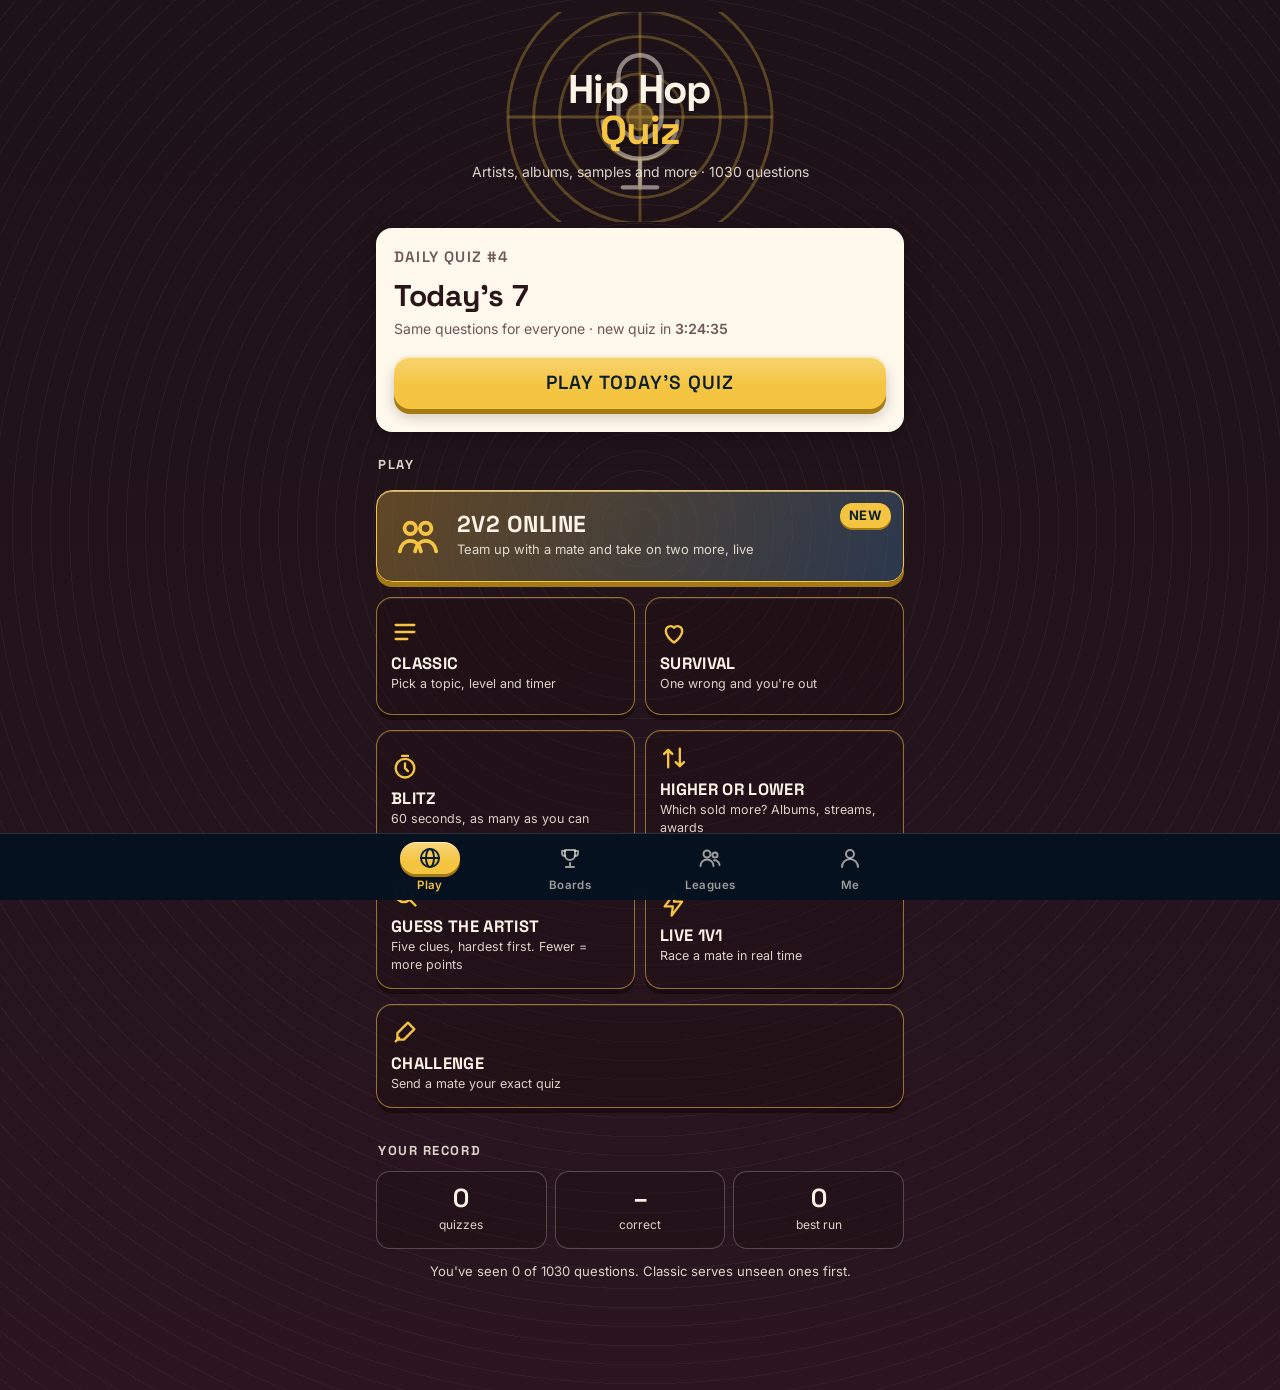
<file: docs/index.html>
<!doctype html>
<html lang="en">
<head>
<meta charset="utf-8">
<meta name="viewport" content="width=device-width, initial-scale=1, viewport-fit=cover">
<title>Hip Hop Quiz</title>
<meta name="description" content="Hip Hop Quiz: artists, albums, songs, history, awards and hip hop around the world. A daily quiz plus classic games, challenges and leagues.">
<meta name="theme-color" content="#1d1218" media="(prefers-color-scheme: light)">
<meta name="theme-color" content="#0a0709" media="(prefers-color-scheme: dark)">
<link rel="manifest" href="manifest.json">
<link rel="icon" href="icon-192.png">
<link rel="apple-touch-icon" href="icon-192.png">
<link rel="preload" href="fonts/space-grotesk-latin-700.woff2" as="font" type="font/woff2" crossorigin>
<link rel="preload" href="fonts/inter-latin.woff2" as="font" type="font/woff2" crossorigin>
<link rel="stylesheet" href="app.css">
<script defer src="js/daily-gen.js"></script>
<script defer src="js/match.js"></script>
<script defer src="js/ach-defs.js"></script>
<script defer src="js/core.js"></script>
<script defer src="js/achievements.js"></script>
<script defer src="js/quiz.js"></script>
<script defer src="js/social.js"></script>
<script defer src="js/report.js"></script>
<script defer src="js/modes.js"></script>
<script defer src="js/games.js"></script>
<script defer src="js/compete.js"></script>
<script defer src="js/live.js"></script>
<script defer src="js/board.js"></script>
<script defer src="js/push.js"></script>
<script defer src="js/me.js"></script>
<script defer src="js/app.js"></script>
</head>
<body>
<main>

<!-- ============ PLAY tab ============ -->
<section id="home">
  <header class="globehead">
    <svg viewBox="0 0 390 210" preserveAspectRatio="xMidYMid slice" aria-hidden="true">
      <g fill="none" stroke="#f5c542" stroke-opacity=".28" stroke-width="2">
        <circle cx="195" cy="105" r="92"/>
        <circle cx="195" cy="105" r="74"/>
        <circle cx="195" cy="105" r="56"/>
        <circle cx="195" cy="105" r="30"/>
        <circle cx="195" cy="105" r="9" fill="#f5c542" fill-opacity=".35"/>
        <path d="M195 13v184M103 105h184"/>
      </g>
      <g fill="none" stroke="#fbf4e6" stroke-opacity=".5" stroke-width="3" stroke-linecap="round">
        <rect x="180" y="62" width="30" height="58" rx="15"/>
        <path d="M169 108a26 26 0 0 0 52 0M195 134v20M183 154h24"/>
      </g>
    </svg>
    <div class="ttl">
      <h1>Hip Hop <span>Quiz</span></h1>
      <p id="subtitle">Artists, albums, samples and more</p>
    </div>
  </header>

  <div class="card daily" id="dailyCard">
    <div class="row1"><span class="lbl" id="dLabel">Daily quiz</span><span class="flame" id="dFlame"></span></div>
    <div id="dTodo">
      <h2>Today's 7</h2>
      <p class="meta">Same questions for everyone · new quiz in <span class="countdown" id="dCount1">--:--:--</span></p>
      <button class="btn" id="dPlay">Play today's quiz</button>
    </div>
    <div id="dDone" class="hidden">
      <div class="doneRow"><span class="score" id="dScore"></span><div class="grid7" id="dGrid"></div></div>
      <p class="meta" id="dRank" style="margin-top:8px"></p>
      <p class="meta">Come back tomorrow · next quiz in <span class="countdown" id="dCount2">--:--:--</span></p>
      <div class="btns"><button class="btn" id="dShare">Share</button><button class="btn ghost" id="dBoard">Daily board</button></div>
    </div>
  </div>

  <button class="divstrip tile hidden" id="divStrip">
    <span class="dic" aria-hidden="true"><svg viewBox="0 0 24 24" width="22" height="22" fill="none" stroke="currentColor" stroke-width="2" stroke-linecap="round" stroke-linejoin="round"><path d="M12 3v18M5 9l7-6 7 6"/><path d="M5 15l7 6 7-6" opacity=".45"/></svg></span>
    <span class="dtx"><b id="divTier"></b><span id="divLine"></span></span>
    <span class="chev" aria-hidden="true">›</span>
  </button>

  <a class="tile getapp hidden" id="getApp" href="https://github.com/teo2301/hiphop-quiz/releases/latest" rel="noopener">
    <b>Get the Android app</b><span>Same game, full screen, straight from your home screen</span>
  </a>

  <a class="tile getapp hidden" id="getAppIos" href="install.html#ios">
    <b>Get the iPhone app</b><span>Tap the Share button <svg aria-hidden="true" width="14" height="14" viewBox="0 0 24 24" fill="none" stroke="currentColor" stroke-width="2" stroke-linecap="round" stroke-linejoin="round" style="vertical-align:-2px"><path d="M12 3v12M7 8l5-5 5 5M5 14v5a2 2 0 0 0 2 2h10a2 2 0 0 0 2-2v-5"/></svg> in Safari, then Add to Home Screen. Same game, full screen, works offline. <u>How to install</u></span>
  </a>

  <h2 class="sec">Play</h2>
  <div class="modes" id="modes"></div>

  <h2 class="sec">Your record</h2>
  <div class="stats">
    <div class="stat tile"><b id="sPlayed">0</b><span>quizzes</span></div>
    <div class="stat tile"><b id="sPct">–</b><span>correct</span></div>
    <div class="stat tile"><b id="sStreak">0</b><span>best run</span></div>
  </div>
  <p class="small center" id="seenNote"></p>
</section>

<!-- ============ Classic setup ============ -->
<section id="setup" class="hidden">
  <div class="pagehead"><button class="back" id="setupBack" aria-label="Back"><svg viewBox="0 0 24 24" fill="none" stroke="currentColor" stroke-width="2.4" stroke-linecap="round" stroke-linejoin="round" aria-hidden="true"><path d="M15 5l-7 7 7 7"/></svg></button><h1>Classic</h1></div>
  <h2 class="sec">Topic</h2>
  <div class="chips" id="leagues"></div>
  <h2 class="sec">Difficulty</h2>
  <div class="chips" id="diffs"></div>
  <h2 class="sec">Questions</h2>
  <div class="chips" id="lengths"></div>
  <h2 class="sec">Timer</h2>
  <div class="chips" id="timers"></div>
  <button class="btn" id="start">Start</button>
  <p class="small center" id="pool"></p>
</section>

<!-- ============ Playing ============ -->
<section id="play" class="hidden">
  <div class="playtop"><span class="mname" id="mname">Classic</span><button class="iconbtn" id="quit">Quit</button></div>
  <div class="scoreboard">
    <div><span id="sbQL">Question</span><b id="sbQ">1/10</b></div>
    <div><span id="sbPL">Points</span><b id="sbP">0</b></div>
    <div><span id="sbClockL">Clock</span><b id="sbC">0:00</b></div>
  </div>
  <div class="segs" id="segs"></div>
  <div class="card qcard">
    <button class="lifeline hidden" id="fifty" aria-label="50:50 lifeline: remove two wrong answers, half points">50:50</button>
    <span class="tag" id="qtag"></span>
    <p class="q" id="qtext"></p>
    <img class="qflag hidden" id="qimg" alt="" width="240" height="180">
  </div>
  <div class="opts" id="opts"></div>
  <div class="fact hidden" id="fact"><b>Did you know</b><p id="factText"></p></div>
  <button class="btn hidden" id="next">Next</button>
  <button class="linkbtn reportlink hidden" id="reportBtn" type="button">Something wrong with this question?</button>
</section>

<!-- ============ Higher or lower ============ -->
<section id="hilo" class="hidden">
  <div class="playtop"><span class="mname">Higher or lower</span><button class="iconbtn" id="hiQuit">Quit</button></div>
  <div class="scoreboard">
    <div><span>Streak</span><b id="hiStreak">0</b></div>
    <div><span>Best</span><b id="hiBest">0</b></div>
  </div>
  <p class="hicat" id="hiCat"></p>
  <div class="card statcard" id="hiA"></div>
  <div class="vs"><span>vs</span></div>
  <div class="card statcard" id="hiB"></div>
  <p class="hiask" id="hiAsk"></p>
  <div class="hibtns" id="hiBtns">
    <button class="btn" id="hiBtn"><span aria-hidden="true">▲ </span><span id="hiBtnT">Higher</span></button>
    <button class="btn" id="loBtn"><span aria-hidden="true">▼ </span><span id="loBtnT">Lower</span></button>
  </div>
  <button class="btn hidden" id="hiNext">Next</button>
  <p class="small center" id="hiNote"></p>
</section>

<!-- ============ Guess the artist (internal mode id "career") ============ -->
<section id="career" class="hidden">
  <div class="playtop"><span class="mname">Guess the artist</span><button class="iconbtn" id="cQuit">Quit</button></div>
  <div class="scoreboard">
    <div><span>Country</span><b id="cNum">1/5</b></div>
    <div><span>Points</span><b id="cPts">0</b></div>
    <div><span>Worth</span><b id="cWorth">5</b></div>
  </div>
  <div class="card ccard">
    <span class="tag">Clues, hardest first · capital last</span>
    <ol class="path" id="cPath"></ol>
    <p class="left" id="cLeft"></p>
  </div>
  <div id="cAsk">
    <div class="namerow guessrow"><input id="cGuess" maxlength="60" placeholder="Which country?" autocomplete="off" autocorrect="off" autocapitalize="words" spellcheck="false"><button class="btn" id="cGuessBtn">Guess</button></div>
    <p class="msg" id="cMsg" aria-live="polite"></p>
    <div class="cbtns"><button class="btn ghost" id="cClue">Next clue</button><button class="btn ghost" id="cGiveUp">Give up</button></div>
    <p class="small center">5 points from the first clue, then 4, 3, 2 and 1. A wrong guess shows the next clue.</p>
  </div>
  <div id="cRes" class="hidden">
    <div class="card cres"><p class="lbl">It was</p><p class="who" id="cResName"></p><p id="cResLine"></p></div>
    <button class="btn" id="cNext">Next country</button>
  </div>
</section>

<!-- ============ Result ============ -->
<section id="done" class="hidden">
  <div class="card result">
    <div class="lbl" id="rLabel">Final score</div>
    <div class="big" id="final"></div>
    <p class="verdict" id="verdict"></p>
    <div class="grid7 hidden" id="rGrid"></div>
    <p class="flame hidden" id="rFlame"></p>
    <button class="btn hidden" id="rShare">Share result</button>
  </div>
  <div class="postbox">
    <div id="postAsk" class="hidden">
      <p>Put your score on the board? Pick a name:</p>
      <div class="namerow"><input id="nameIn" maxlength="16" placeholder="Your name" autocomplete="nickname" autocapitalize="words"><button class="btn" id="postBtn">Post</button></div>
    </div>
    <p id="postMsg" class="msg hidden"></p>
  </div>
  <div class="tile pushask hidden" id="pushAsk">
    <p class="pat"><b>Want a nudge when tomorrow's quiz is up?</b></p>
    <p class="cmeta">One notification a day at about 9am, plus when a mate beats your challenge. Switch any of them off in the Me tab.</p>
    <div class="btnpair"><button class="btn" id="paYes">Turn on</button><button class="btn ghost" id="paNo">Not now</button></div>
    <p class="msg err hidden" id="paMsg" aria-live="polite"></p>
  </div>
  <div id="chBox" class="hidden">
    <button class="btn" id="rChallenge">Challenge a mate</button>
    <p class="msg hidden" id="chMsg" aria-live="polite"></p>
  </div>
  <button class="btn" id="again">Play again</button>
  <button class="btn ghost" id="menu">Home</button>
  <h2 class="sec" id="missedH">What you missed</h2>
  <ul class="review" id="missed"></ul>
</section>

<!-- ============ Challenge hub ============ -->
<section id="chal" class="hidden">
  <div class="pagehead"><button class="back" id="chalBack" aria-label="Back"><svg viewBox="0 0 24 24" fill="none" stroke="currentColor" stroke-width="2.4" stroke-linecap="round" stroke-linejoin="round" aria-hidden="true"><path d="M15 5l-7 7 7 7"/></svg></button><h1>Challenge</h1></div>
  <div class="card">
    <h2 class="ctitle">Got a code?</h2>
    <p class="cmeta">Play the exact quiz a mate played, then see your scores side by side.</p>
    <div class="namerow incard"><input id="chCode" class="code" maxlength="7" placeholder="ABC123" autocomplete="off" autocorrect="off" autocapitalize="characters" spellcheck="false"><button class="btn" id="chGo">Play</button></div>
    <p class="msg hidden" id="chGoMsg" aria-live="polite"></p>
  </div>
  <div class="tile howto">
    <b>Send one</b>
    <p>Play a Classic quiz, then tap <em>Challenge a mate</em> on the result screen. They get the same questions in the same order.</p>
    <button class="btn ghost" id="chClassic">Play Classic</button>
  </div>
  <h2 class="sec">Head to head</h2>
  <ul class="lb" id="h2hList"></ul>
  <p class="small center" id="h2hMsg"></p>
  <h2 class="sec">Your challenges</h2>
  <ul class="lb" id="chList"></ul>
  <p class="small center" id="chListMsg"></p>
</section>

<!-- ============ Challenge invite ============ -->
<section id="chIntro" class="hidden">
  <div class="pagehead"><button class="back" id="ciBack" aria-label="Home"><svg viewBox="0 0 24 24" fill="none" stroke="currentColor" stroke-width="2.4" stroke-linecap="round" stroke-linejoin="round" aria-hidden="true"><path d="M15 5l-7 7 7 7"/></svg></button><h1>Challenge</h1></div>
  <div class="card invite">
    <div class="lbl" id="ciCode"></div>
    <p class="who" id="ciFrom"></p>
    <p class="sub" id="ciSub">challenges you</p>
    <div class="target hidden" id="ciTarget"><span>Score to beat</span><b id="ciScore"></b><em id="ciPts"></em></div>
    <p class="cmeta" id="ciMeta"></p>
    <button class="btn hidden" id="ciPlay">Start</button>
    <p class="msg hidden" id="ciMsg" aria-live="polite"></p>
  </div>
</section>

<!-- ============ Challenge result: side by side ============ -->
<section id="vs" class="hidden">
  <div class="card result vscard">
    <div class="lbl" id="vsLabel">Challenge</div>
    <div class="vsrow">
      <div class="side"><span class="nm" id="vsAName">You</span><b id="vsA">–</b><em id="vsAP"></em></div>
      <div class="mid">v</div>
      <div class="side"><span class="nm" id="vsBName"></span><b id="vsB">–</b><em id="vsBP"></em></div>
    </div>
    <p class="verdict" id="vsVerdict"></p>
    <p class="h2h" id="vsH2h"></p>
  </div>
  <p class="msg hidden" id="vsMsg" aria-live="polite"></p>
  <div id="vsPlays" class="hidden">
    <h2 class="sec">Who's played</h2>
    <ul class="lb" id="vsPlayList"></ul>
    <button class="btn" id="vsShare">Share the challenge again</button>
  </div>
  <div id="vsQs">
    <h2 class="sec">Question by question</h2>
    <ul class="review qq" id="vsQList"></ul>
  </div>
  <button class="btn ghost" id="vsHome">Home</button>
</section>

<!-- ============ BOARDS tab ============ -->
<section id="boards" class="hidden">
  <div class="pagehead"><h1>Boards</h1></div>
  <div class="chips" id="bKind"></div>
  <div class="chips" id="bPeriod" style="margin-top:6px;padding-top:6px;border-top:1px solid var(--tileb)"></div>
  <div class="chips" id="bLen"></div>
  <h2 class="sec" id="bTitle"></h2>
  <ul class="lb" id="lb"></ul>
  <p class="small center" id="bMsg"></p>
  <p class="small center" id="bNote"></p>
</section>

<!-- ============ LEAGUES tab ============ -->
<section id="leaguesTab" class="hidden">
  <div class="pagehead"><h1>Leagues</h1></div>
  <div class="card divcard" id="divCard">
    <div class="row1"><span class="lbl">This week's division</span><span class="left" id="dvLeft"></span></div>
    <h2 class="ctitle" id="dvTier"></h2>
    <div class="ladder" id="dvLadder"></div>
    <p class="banner hidden" id="dvLast"></p>
    <p class="cmeta" id="dvLine"></p>
  </div>
  <ul class="lb divtable" id="dvTable"></ul>
  <p class="small" id="dvNote">Every game you post earns points: Classic, daily and Guess the artist points as scored, 1 per correct answer in Survival, Blitz and Higher or lower. Tables of 20; every Monday at midnight the top 3 go up and the bottom 3 go down.</p>

  <h2 class="sec">Live 1v1 league</h2>
  <ul class="lb" id="lvTabTable"></ul>
  <p class="small center" id="lvTabMsg"></p>
  <button class="btn" id="lvTabPlay">Play a live match</button>

  <h2 class="sec">Private leagues</h2>
  <ul class="lb" id="lgList"></ul>
  <p class="small center" id="lgMsg"></p>
  <div class="tile join hidden" id="lgInvite">
    <b id="lgInviteName"></b>
    <p id="lgInviteMeta"></p>
    <div class="btnpair"><button class="btn" id="lgInviteJoin">Join league</button><button class="btn ghost" id="lgInviteNo">Not now</button></div>
  </div>
  <div class="tile form">
    <b>Join with a code</b>
    <div class="namerow"><input id="lgCode" class="code" maxlength="7" placeholder="ABC123" autocomplete="off" autocorrect="off" autocapitalize="characters" spellcheck="false"><button class="btn" id="lgJoin">Join</button></div>
  </div>
  <div class="tile form">
    <b>Start a league</b>
    <div class="namerow"><input id="lgName" maxlength="24" placeholder="League name" autocomplete="off" autocapitalize="words"><button class="btn" id="lgCreate">Create</button></div>
  </div>
  <p class="msg hidden" id="lgFormMsg" aria-live="polite"></p>
</section>

<!-- ============ One private league ============ -->
<section id="league" class="hidden">
  <div class="pagehead"><button class="back" id="lBack" aria-label="Back"><svg viewBox="0 0 24 24" fill="none" stroke="currentColor" stroke-width="2.4" stroke-linecap="round" stroke-linejoin="round" aria-hidden="true"><path d="M15 5l-7 7 7 7"/></svg></button><h1 id="lName">League</h1></div>
  <div class="tile codetile">
    <div><span class="lbl">Join code</span><b class="codebig" id="lCode"></b></div>
    <button class="btn" id="lInvite">Invite</button>
  </div>
  <div class="chips" id="lPeriod"></div>
  <ul class="lb" id="lTable"></ul>
  <p class="small center" id="lMsg"></p>
  <p class="small" id="lNote">Points from every mode, for players who are in the league. The week runs Monday to Sunday (UK time).</p>
  <button class="btn ghost" id="lLeave">Leave league</button>
</section>

<!-- ============ Live 1v1 ============ -->
<section id="live" class="hidden">
  <div id="lvLobby">
    <div class="pagehead"><button class="back" id="lvBack" aria-label="Back"><svg viewBox="0 0 24 24" fill="none" stroke="currentColor" stroke-width="2.4" stroke-linecap="round" stroke-linejoin="round" aria-hidden="true"><path d="M15 5l-7 7 7 7"/></svg></button><h1>Live 1v1</h1></div>
    <div class="card">
      <h2 class="ctitle">Ranked match</h2>
      <p class="cmeta">10 questions, 15 seconds each, against whoever's online. Quicker right answers score more. Win = 3 league points, draw = 1.</p>
      <button class="btn" id="lvFind">Find a match</button>
    </div>
    <div class="card lvbots" id="lvBotCard">
      <h2 class="ctitle">Play vs bots</h2>
      <p class="cmeta">No waiting: the same 10 questions, 15 seconds each. Bot games don't count for the league. The 1v1 works offline too.</p>
      <p class="msg hidden" id="lvBotOff">Can't reach the server right now, so the bot game runs on your phone.</p>
      <div class="seg" id="lvLevel" role="group" aria-label="Bot level"></div>
      <div class="lvbotbtns"><button class="btn" id="lvBot1">1v1 vs bot</button><button class="btn ghost" id="lvBot2">2v2 with bots</button></div>
    </div>
    <div class="tile form">
      <b>Play a mate</b>
      <div class="namerow"><input id="lvCode" class="code" maxlength="7" placeholder="ABC123" autocomplete="off" autocorrect="off" autocapitalize="characters" spellcheck="false"><button class="btn" id="lvJoin">Join</button></div>
      <button class="btn ghost" id="lvCreate" style="margin-top:10px">Create a match and send a code</button>
    </div>
    <p class="msg hidden" id="lvMsg" aria-live="polite"></p>
    <h2 class="sec">Live league</h2>
    <div class="chips" id="lvPeriod"></div>
    <ul class="lb" id="lvTable"></ul>
    <p class="small center" id="lvTableMsg"></p>
    <p class="small">The league only counts ranked matches. Win 3, draw 1, loss 0, then points difference. Weeks run Monday to Sunday (UK time). Only the first 3 results a week against the same player count.</p>
  </div>
  <div id="lvWait" class="hidden">
    <div class="pagehead"><h1>Live 1v1</h1></div>
    <div class="card lvwait">
      <h2 class="ctitle" id="lvWaitTitle"></h2>
      <p class="cmeta" id="lvWaitSub"></p>
      <div id="lvCodeBox" class="hidden"><span class="lbl">Match code</span><b class="codebig" id="lvWaitCode"></b></div>
      <button class="btn hidden" id="lvShare">Send to a mate</button>
      <button class="btn ghost" id="lvCancel">Cancel</button>
    </div>
  </div>
  <div id="lvMatch" class="hidden">
    <div class="playtop"><span class="mname" id="lvKind">Ranked</span><button class="iconbtn" id="lvQuit">Quit</button></div>
    <div class="scoreboard">
      <div><span id="lvYouName">You</span><b id="lvYouPts">0</b></div>
      <div><span>Clock</span><b id="lvClock">–</b></div>
      <div><span id="lvOppName">Them</span><b id="lvOppPts">0</b></div>
    </div>
    <div class="segs" id="lvSegs"></div>
    <p class="small center lvstatus" id="lvStatus"></p>
    <div class="card qcard" id="lvQCard">
      <span class="tag" id="lvQN"></span>
      <p class="q" id="lvQText"></p>
      <img class="qflag hidden" id="lvImg" alt="" width="240" height="180">
    </div>
    <div class="opts" id="lvOpts"></div>
    <div class="fact hidden" id="lvFact"><b>Did you know</b><p id="lvFactText"></p></div>
  </div>
  <div id="lvDone" class="hidden">
    <div class="card result lvres" id="lvRes">
      <div class="lbl" id="lvResLabel"></div>
      <div class="big" id="lvResBig"></div>
      <div class="vsrow">
        <div class="side"><span class="nm" id="lvResYou"></span><b id="lvResYouPts">0</b></div>
        <div class="mid">v</div>
        <div class="side"><span class="nm" id="lvResOpp"></span><b id="lvResOppPts">0</b></div>
      </div>
      <p class="verdict" id="lvResLine"></p>
      <p class="h2h" id="lvResNote"></p>
    </div>
    <button class="btn" id="lvAgain">Find another match</button>
    <button class="btn ghost" id="lvShareRes">Share result</button>
    <button class="btn ghost" id="lvHome">Home</button>
    <h2 class="sec">Question by question</h2>
    <ul class="review qq" id="lvReview"></ul>
  </div>
</section>

<!-- ============ 2v2 Online (live.js) ============ -->
<section id="duo" class="hidden">
  <div id="duHub">
    <div class="pagehead"><button class="back" id="duBack" aria-label="Back"><svg viewBox="0 0 24 24" fill="none" stroke="currentColor" stroke-width="2.4" stroke-linecap="round" stroke-linejoin="round" aria-hidden="true"><path d="M15 5l-7 7 7 7"/></svg></button><h1>2v2 Online</h1></div>
    <div class="card duhero">
      <span class="lbl">Quick match</span>
      <h2 class="ctitle">Jump in with anyone online</h2>
      <p class="cmeta">You get a team-mate and two opponents. Empty seats are filled by bots after 30 seconds.</p>
      <button class="btn" id="duQuick">Quick match</button>
    </div>
    <div class="tile form">
      <b>Play with mates</b>
      <p class="cmeta">Make a room and send the link. Two a side, or fill the gaps with bots.</p>
      <button class="btn" id="duCreate">Create a room</button>
      <div class="namerow" style="margin-top:12px"><input id="duCode" class="code" maxlength="7" placeholder="ROOM CODE" autocomplete="off" autocorrect="off" autocapitalize="characters" spellcheck="false" aria-label="Room code"><button class="btn ghost" id="duJoin">Join</button></div>
    </div>
    <button class="btn ghost" id="duBots">Play vs bots (you + a bot v 2 bots)</button>
    <p class="msg hidden" id="duMsg" aria-live="polite"></p>
    <h2 class="sec">How it works</h2>
    <ul class="duhow">
      <li><b>10</b><span>questions, the same for all four players</span></li>
      <li><b>15s</b><span>to answer each one: quicker right answers score more, harder ones are worth more</span></li>
      <li><b>2+2</b><span>your points and your team-mate's are added up: the higher team total wins</span></li>
    </ul>
  </div>

  <div id="duRoom" class="hidden">
    <div class="pagehead"><button class="back" id="duRoomBack" aria-label="Leave room"><svg viewBox="0 0 24 24" fill="none" stroke="currentColor" stroke-width="2.4" stroke-linecap="round" stroke-linejoin="round" aria-hidden="true"><path d="M15 5l-7 7 7 7"/></svg></button><h1 id="duRoomTitle">Room</h1></div>
    <p class="small center dunote" id="duRoomNote"></p>
    <div class="duteams" id="duTeams"></div>
    <div class="card dushare hidden" id="duShareBox">
      <span class="lbl">Room code</span><b class="codebig" id="duRoomCode"></b>
      <button class="btn" id="duShare">Send the link</button>
    </div>
    <button class="btn" id="duStart">Start game</button>
    <p class="small center" id="duStartNote"></p>
  </div>

  <div id="duGame" class="hidden">
    <div class="playtop"><span class="mname" id="duKind">2v2</span><button class="iconbtn" id="duQuit">Quit</button></div>
    <div class="scoreboard duboard">
      <div class="tA"><span id="duUsName">Your team</span><b id="duUsPts">0</b></div>
      <div class="clk"><span>Clock</span><b id="duClock">–</b></div>
      <div class="tB"><span id="duThemName">Them</span><b id="duThemPts">0</b></div>
    </div>
    <div class="duplayers" id="duPlayers"></div>
    <div class="segs" id="duSegs"></div>
    <div class="dutimer"><i id="duBar"></i></div>
    <div class="card qcard" id="duQCard">
      <span class="tag" id="duQN"></span>
      <p class="q" id="duQText"></p>
      <img class="qflag hidden" id="duImg" alt="" width="240" height="180">
    </div>
    <div class="ducount hidden" id="duCount"><span>Get ready</span><b id="duCountN">3</b></div>
    <div class="opts" id="duOpts"></div>
    <p class="small center lvstatus" id="duStatus"></p>
    <div class="fact hidden" id="duFact"><b>Did you know</b><p id="duFactText"></p></div>
  </div>

  <div id="duDone" class="hidden">
    <div class="card result dures" id="duRes">
      <div class="lbl" id="duResLabel">2v2 · full time</div>
      <div class="big" id="duResBig"></div>
      <div class="vsrow">
        <div class="side tA"><span class="nm" id="duResUs"></span><b id="duResUsPts">0</b></div>
        <div class="mid">v</div>
        <div class="side tB"><span class="nm" id="duResThem"></span><b id="duResThemPts">0</b></div>
      </div>
      <p class="verdict" id="duResLine"></p>
    </div>
    <ul class="lb duscores" id="duScores"></ul>
    <button class="btn" id="duAgain">Rematch</button>
    <button class="btn ghost" id="duShareRes">Share result</button>
    <button class="btn ghost" id="duLeave">Leave</button>
    <h2 class="sec">Question by question</h2>
    <ul class="review qq" id="duReview"></ul>
  </div>
</section>

<!-- ============ Name sheet (shared) ============ -->
<div class="sheet hidden" id="nameSheet" role="dialog" aria-modal="true" aria-labelledby="nsTitle">
  <div class="card">
    <h2 class="ctitle" id="nsTitle">Pick a name</h2>
    <p class="cmeta" id="nsWhy">Your mates will see it in tables and challenges.</p>
    <div class="namerow incard"><input id="nsName" maxlength="16" placeholder="Your name" autocomplete="nickname" autocapitalize="words"><button class="btn" id="nsSave">Save</button></div>
    <p class="msg hidden" id="nsMsg"></p>
    <button class="linkbtn" id="nsCancel">Cancel</button>
  </div>
</div>

<!-- ============ Report sheet (answer screen) ============ -->
<div class="sheet hidden" id="reportSheet" role="dialog" aria-modal="true" aria-labelledby="rpTitle">
  <div class="card">
    <h2 class="ctitle" id="rpTitle">Report this question</h2>
    <p class="cmeta rpq" id="rpQ"></p>
    <p class="cmeta" id="rpA"></p>
    <div class="chips incard" id="rpWhy" data-r=""></div>
    <textarea class="rpnote" id="rpNote" maxlength="300" rows="3" placeholder="Anything to add? (optional)"></textarea>
    <p class="msg hidden" id="rpMsg"></p>
    <button class="btn" id="rpSend" type="button">Send report</button>
    <button class="linkbtn" id="rpCancel" type="button">Cancel</button>
  </div>
</div>

<!-- ============ ME tab ============ -->
<section id="me" class="hidden">
  <div class="pagehead"><h1>Me</h1></div>
  <div class="tile">
    <p style="margin:0 0 10px">Your name on the boards</p>
    <div class="namerow"><input id="meName" maxlength="16" placeholder="Pick a name" autocomplete="nickname" autocapitalize="words"><button class="btn" id="meSave">Save</button></div>
    <p class="msg hidden" id="meMsg"></p>
  </div>
  <h2 class="sec">Your record</h2>
  <div class="stats">
    <div class="stat tile"><b id="mDaily">0</b><span>dailies</span></div>
    <div class="stat tile"><b id="mDStreak">0</b><span>day streak</span></div>
    <div class="stat tile"><b id="mDBest">0</b><span>best streak</span></div>
  </div>
  <div class="stats" style="margin-top:8px">
    <div class="stat tile"><b id="mPlayed">0</b><span>classic</span></div>
    <div class="stat tile"><b id="mPct">–</b><span>correct</span></div>
    <div class="stat tile"><b id="mSeen">0</b><span>seen</span></div>
  </div>
  <h2 class="sec">Personal bests</h2>
  <div class="stats">
    <div class="stat tile"><b id="bSurvival">–</b><span>survival</span></div>
    <div class="stat tile"><b id="bBlitz">–</b><span>blitz</span></div>
    <div class="stat tile"><b id="bHilo">–</b><span>hi-lo</span></div>
    <div class="stat tile"><b id="bCareer">–</b><span>guess</span></div>
  </div>
  <div class="achhead"><h2 class="sec">Achievements</h2><span id="achCount"></span></div>
  <div class="achgrid" id="achGrid"></div>
  <p class="small">Earned on this phone. Your best three show next to your name on the boards.</p>
  <h2 class="sec">Settings</h2>
  <div class="tile" style="padding-top:4px;padding-bottom:4px">
    <div class="setrow" id="hapticsRow"><span class="stx"><b>Vibrate</b><span>A buzz when you're right, two when you're wrong</span></span>
      <button class="switch" id="setHaptics" role="switch" aria-checked="true" aria-label="Vibrate"></button></div>
    <div class="setrow"><span class="stx"><b>Sounds</b><span>A chime when you're right, a low note when you're wrong</span></span>
      <button class="switch" id="setSound" role="switch" aria-checked="false" aria-label="Sounds"></button></div>
  </div>
  <h2 class="sec">Notifications</h2>
  <div class="tile" style="padding-top:4px;padding-bottom:4px">
    <div id="pushList"></div>
    <p class="small pushnote hidden" id="pushNote"></p>
    <p class="msg hidden" id="pushMsg" aria-live="polite"></p>
  </div>
  <h2 class="sec">About</h2>
  <div class="tile">
    <p style="margin:0">No accounts, no ads, no tracking. Your name and scores are only used for the boards.</p>
    <p style="margin:10px 0 0"><a href="privacy.html">Privacy policy</a></p>
    <p style="margin:10px 0 0"><a href="install.html">Install the app</a> (Android APK or iPhone Add to Home Screen)</p>
  </div>
  <p class="small center" id="version"></p>
</section>

</main>

<nav class="tabbar" id="tabbar">
  <button data-tab="home" aria-current="page"><svg viewBox="0 0 24 24" fill="none" stroke="currentColor" stroke-width="2" stroke-linecap="round" stroke-linejoin="round"><circle cx="12" cy="12" r="9"/><ellipse cx="12" cy="12" rx="4" ry="9"/><path d="M3 12h18"/></svg>Play</button>
  <button data-tab="boards"><svg viewBox="0 0 24 24" fill="none" stroke="currentColor" stroke-width="2" stroke-linecap="round" stroke-linejoin="round"><path d="M8 21h8M12 17v4M7 4h10v5a5 5 0 0 1-10 0z"/><path d="M17 5h3v2a3 3 0 0 1-3 3M7 5H4v2a3 3 0 0 0 3 3"/></svg>Boards</button>
  <button data-tab="leaguesTab"><svg viewBox="0 0 24 24" fill="none" stroke="currentColor" stroke-width="2" stroke-linecap="round" stroke-linejoin="round"><circle cx="9" cy="8" r="3.5"/><path d="M2.5 20a6.5 6.5 0 0 1 13 0"/><circle cx="17" cy="9" r="2.5"/><path d="M16 14.2a5 5 0 0 1 5.5 4.8"/></svg>Leagues</button>
  <button data-tab="me"><svg viewBox="0 0 24 24" fill="none" stroke="currentColor" stroke-width="2" stroke-linecap="round" stroke-linejoin="round"><circle cx="12" cy="8" r="4"/><path d="M4 21a8 8 0 0 1 16 0"/></svg>Me</button>
</nav>
<div class="toast hidden" id="toast" role="status" aria-live="polite"></div>
<div class="achtoast hidden" id="achToast" role="status" aria-live="polite">
  <span class="badge big" id="atIc" aria-hidden="true"></span>
  <span class="tx"><span class="lbl">Achievement unlocked</span><b id="atName"></b><span class="ds" id="atDesc"></span></span>
</div>
<div class="goal hidden" id="goal" aria-live="polite">
  <div class="frame" aria-hidden="true"><div class="net"></div></div>
  <div class="confetti" id="confetti" aria-hidden="true"></div>
  <div class="gtx"><b id="goalText">Perfect!</b><span id="goalSub">Perfect score</span></div>
</div>
</body>
</html>
</file>
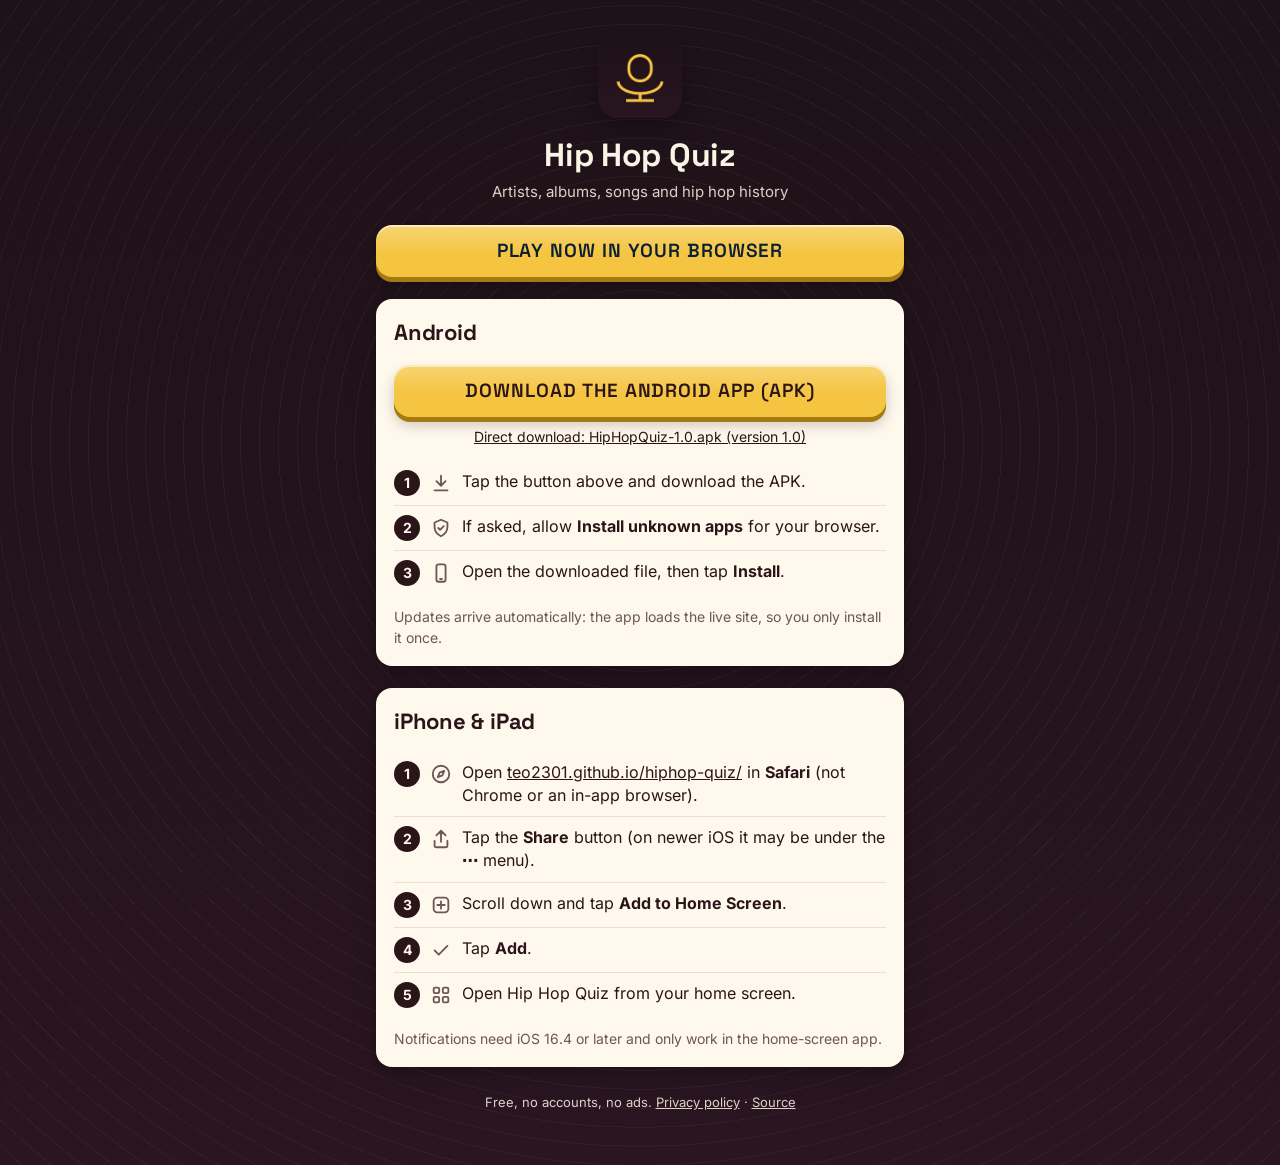
<file: docs/install.html>
<!doctype html>
<html lang="en">
<head>
<meta charset="utf-8">
<meta name="viewport" content="width=device-width,initial-scale=1,viewport-fit=cover">
<title>Install Hip Hop Quiz on Android or iPhone</title>
<meta name="description" content="Get Hip Hop Quiz on your phone: Android app (APK) download and iPhone Add to Home Screen steps.">
<meta name="theme-color" content="#1d1218">
<link rel="icon" href="icon-192.png">
<link rel="apple-touch-icon" href="icon-192.png">
<link rel="stylesheet" href="app.css">
<style>
/* install page only; the look comes from app.css. iOS 12 safe (no gap/clamp/inset). */
main.inst{padding-bottom:calc(40px + env(safe-area-inset-bottom))}
.ihead{text-align:center;padding:22px 0 6px}
.ihead img{width:84px;height:84px;border-radius:20px;box-shadow:0 8px 22px rgba(0,0,0,.3)}
.ihead h1{font-size:32px;margin-top:14px;line-height:1.1}
.ihead p{margin:8px 0 0;color:var(--chalk2);font-size:15px}
a.btn{text-decoration:none;text-align:center;line-height:26px}
.plat{margin-top:22px;position:relative}
.plat h2{font-size:22px;color:var(--ink)}
.plat.you{box-shadow:0 0 0 3px var(--yellow),0 10px 28px rgba(0,0,0,.25)}
.yourdev{display:none;position:absolute;right:14px;top:-12px;background:var(--yellow);color:#241016;border-radius:999px;
  padding:3px 10px;font:600 12px/1.4 var(--body);text-transform:uppercase;letter-spacing:.05em}
.plat.you .yourdev{display:block}
.steps{list-style:none;margin:14px 0 0;padding:0}
.steps li{display:flex;align-items:flex-start;padding:9px 0;border-top:1px solid var(--cardb);color:var(--ink)}
.steps li:first-child{border-top:0}
.steps .n{flex:none;width:26px;height:26px;border-radius:50%;background:var(--ink);color:var(--card);font:700 14px/26px var(--body);
  text-align:center;margin-right:10px}
.steps .ic{flex:none;margin:2px 10px 0 0;color:var(--ink2)}
.steps li span{flex:1}
.note{margin:12px 0 0;font-size:14px;color:var(--ink2)}
.direct{display:block;text-align:center;margin-top:10px;font-size:14px;color:var(--ink2)}
.card a{color:inherit}
.warn{display:none;margin:12px 0 0;padding:10px 12px;border-radius:12px;background:rgba(232,89,12,.14);color:var(--ink);font-size:14px}
.warn.on{display:block}
.foot{text-align:center;margin-top:26px;font-size:13px;color:var(--chalk2)}
.foot a{color:var(--chalk2)}
</style>
</head>
<body>
<main class="inst">
  <div class="ihead">
    <img src="icon-192.png" alt="" width="84" height="84">
    <h1>Hip Hop Quiz</h1>
    <p>Artists, albums, songs and hip hop history</p>
  </div>
  <a class="btn" href="./">Play now in your browser</a>

  <div id="plats">
  <section class="card plat" id="android">
    <span class="yourdev">Your device</span>
    <h2>Android</h2>
    <a class="btn" href="https://github.com/teo2301/hiphop-quiz/releases/latest" rel="noopener">Download the Android app (APK)</a>
    <a class="direct" href="https://github.com/teo2301/hiphop-quiz/releases/download/v1.0/HipHopQuiz-1.0.apk" rel="noopener">Direct download: HipHopQuiz-1.0.apk (version 1.0)</a>
    <ol class="steps">
      <li><span class="n">1</span><svg class="ic" aria-hidden="true" width="22" height="22" viewBox="0 0 24 24" fill="none" stroke="currentColor" stroke-width="2" stroke-linecap="round" stroke-linejoin="round"><path d="M12 4v11M7 10l5 5 5-5M5 20h14"/></svg><span>Tap the button above and download the APK.</span></li>
      <li><span class="n">2</span><svg class="ic" aria-hidden="true" width="22" height="22" viewBox="0 0 24 24" fill="none" stroke="currentColor" stroke-width="2" stroke-linecap="round" stroke-linejoin="round"><path d="M12 3l7 3v5c0 4.5-3 8-7 10-4-2-7-5.5-7-10V6z"/><path d="M9 12l2 2 4-4"/></svg><span>If asked, allow <b>Install unknown apps</b> for your browser.</span></li>
      <li><span class="n">3</span><svg class="ic" aria-hidden="true" width="22" height="22" viewBox="0 0 24 24" fill="none" stroke="currentColor" stroke-width="2" stroke-linecap="round" stroke-linejoin="round"><rect x="7" y="2.5" width="10" height="19" rx="2.5"/><path d="M11 18.5h2"/></svg><span>Open the downloaded file, then tap <b>Install</b>.</span></li>
    </ol>
    <p class="note">Updates arrive automatically: the app loads the live site, so you only install it once.</p>
  </section>

  <section class="card plat" id="ios">
    <span class="yourdev">Your device</span>
    <h2>iPhone &amp; iPad</h2>
    <p class="warn" id="notSafari">You're not in Safari. Copy this page's link and open it in <b>Safari</b> to add the app.</p>
    <ol class="steps">
      <li><span class="n">1</span><svg class="ic" aria-hidden="true" width="22" height="22" viewBox="0 0 24 24" fill="none" stroke="currentColor" stroke-width="2" stroke-linecap="round" stroke-linejoin="round"><circle cx="12" cy="12" r="9"/><path d="M15.5 8.5l-2 5-5 2 2-5z"/></svg><span>Open <a href="./">teo2301.github.io/hiphop-quiz/</a> in <b>Safari</b> (not Chrome or an in-app browser).</span></li>
      <li><span class="n">2</span><svg class="ic" aria-hidden="true" width="22" height="22" viewBox="0 0 24 24" fill="none" stroke="currentColor" stroke-width="2" stroke-linecap="round" stroke-linejoin="round"><path d="M12 3v12M7 8l5-5 5 5M5 14v5a2 2 0 0 0 2 2h10a2 2 0 0 0 2-2v-5"/></svg><span>Tap the <b>Share</b> button (on newer iOS it may be under the <b>⋯</b> menu).</span></li>
      <li><span class="n">3</span><svg class="ic" aria-hidden="true" width="22" height="22" viewBox="0 0 24 24" fill="none" stroke="currentColor" stroke-width="2" stroke-linecap="round" stroke-linejoin="round"><rect x="4" y="4" width="16" height="16" rx="4"/><path d="M12 8v8M8 12h8"/></svg><span>Scroll down and tap <b>Add to Home Screen</b>.</span></li>
      <li><span class="n">4</span><svg class="ic" aria-hidden="true" width="22" height="22" viewBox="0 0 24 24" fill="none" stroke="currentColor" stroke-width="2" stroke-linecap="round" stroke-linejoin="round"><path d="M5 12.5l4.5 4.5L19 7.5"/></svg><span>Tap <b>Add</b>.</span></li>
      <li><span class="n">5</span><svg class="ic" aria-hidden="true" width="22" height="22" viewBox="0 0 24 24" fill="none" stroke="currentColor" stroke-width="2" stroke-linecap="round" stroke-linejoin="round"><rect x="4" y="4" width="6" height="6" rx="1.5"/><rect x="14" y="4" width="6" height="6" rx="1.5"/><rect x="4" y="14" width="6" height="6" rx="1.5"/><rect x="14" y="14" width="6" height="6" rx="1.5"/></svg><span>Open Hip Hop Quiz from your home screen.</span></li>
    </ol>
    <p class="note">Notifications need iOS 16.4 or later and only work in the home-screen app.</p>
  </section>
  </div>

  <p class="foot">Free, no accounts, no ads. <a href="privacy.html">Privacy policy</a> · <a href="https://github.com/teo2301/hiphop-quiz" rel="noopener">Source</a></p>
</main>
<script>
(function () {
  var ua = navigator.userAgent || "";
  var ios = /iPhone|iPad|iPod/.test(ua) || (navigator.platform === "MacIntel" && navigator.maxTouchPoints > 1);
  var droid = /Android/i.test(ua);
  var pick = ios ? "ios" : droid ? "android" : "";
  if (!pick) return;
  var el = document.getElementById(pick), box = document.getElementById("plats");
  el.className += " you";
  if (box.firstElementChild !== el) box.insertBefore(el, box.firstElementChild);
  if (ios && /CriOS|FxiOS|EdgiOS|OPiOS|GSA\/|FBAN|FBAV|Instagram|WhatsApp|Line\//.test(ua))
    document.getElementById("notSafari").className += " on";
})();
</script>
</body>
</html>
</file>
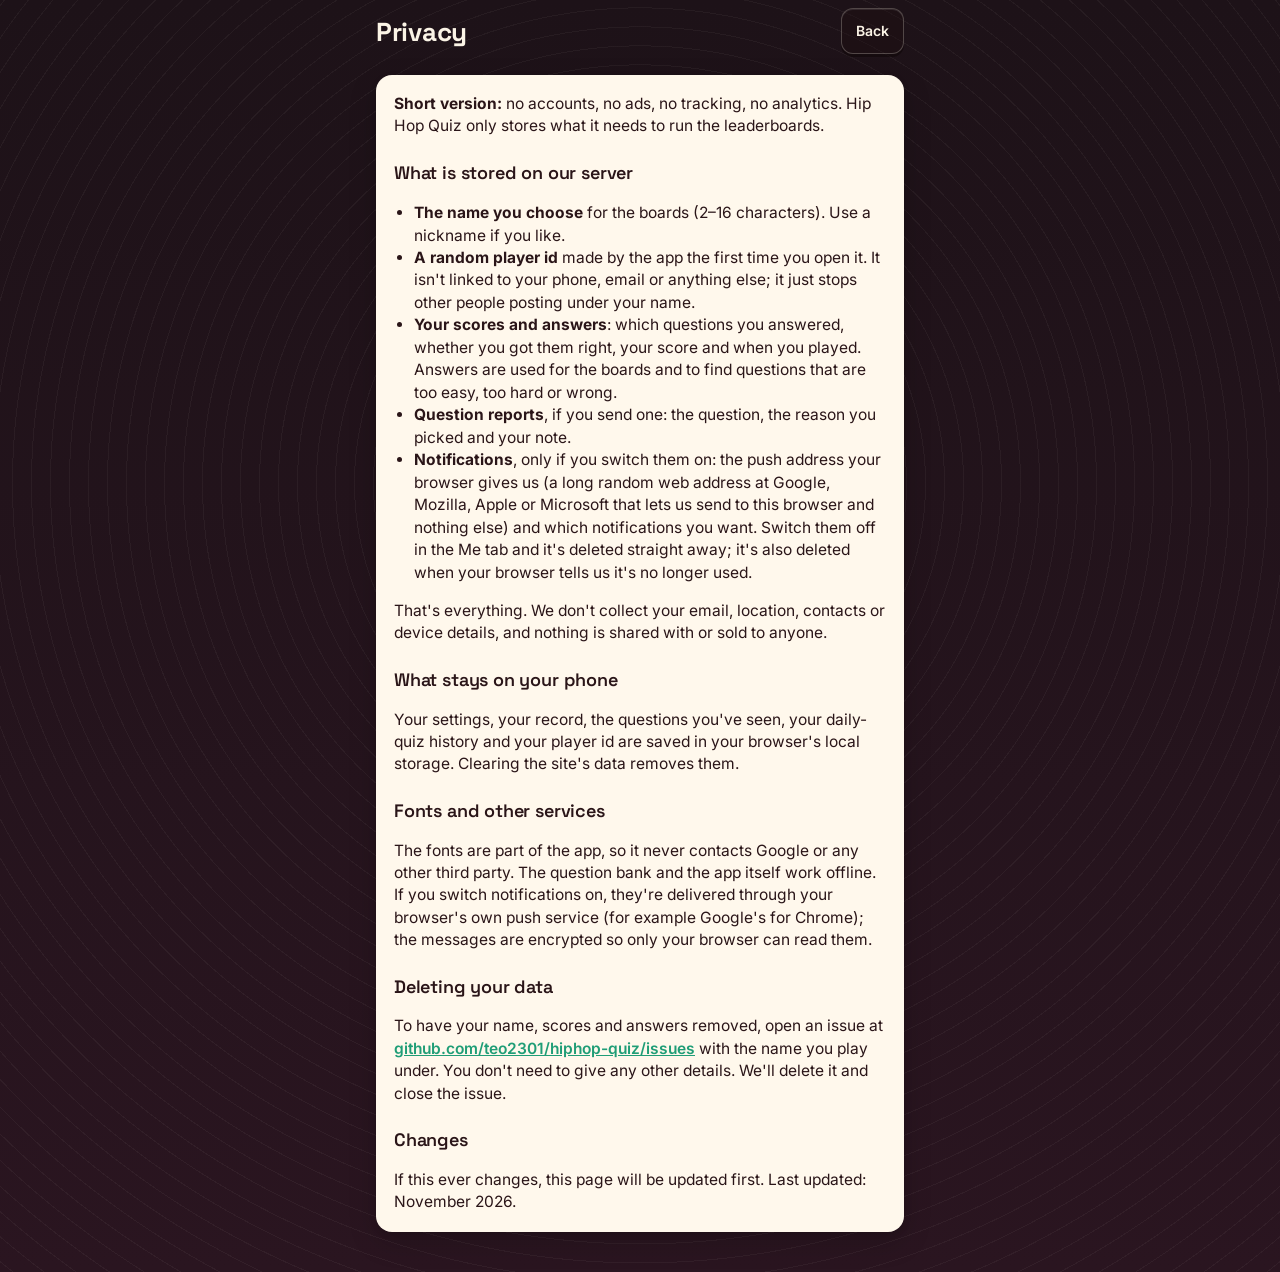
<file: docs/privacy.html>
<!doctype html>
<html lang="en">
<head>
<meta charset="utf-8">
<meta name="viewport" content="width=device-width, initial-scale=1, viewport-fit=cover">
<title>Privacy · Hip Hop Quiz</title>
<meta name="theme-color" content="#1d1218" media="(prefers-color-scheme: light)">
<meta name="theme-color" content="#0a0709" media="(prefers-color-scheme: dark)">
<link rel="icon" href="icon-192.png">
<link rel="stylesheet" href="app.css">
</head>
<body>
<main style="padding-bottom:40px">
  <div class="pagehead"><h1>Privacy</h1><a class="iconbtn" href="./" style="display:inline-block;line-height:44px;text-decoration:none">Back</a></div>
  <div class="card prose">
    <p style="margin-top:0"><b>Short version:</b> no accounts, no ads, no tracking, no analytics. Hip Hop Quiz only stores what it needs to run the leaderboards.</p>

    <h2>What is stored on our server</h2>
    <ul>
      <li><b>The name you choose</b> for the boards (2&ndash;16 characters). Use a nickname if you like.</li>
      <li><b>A random player id</b> made by the app the first time you open it. It isn't linked to your phone, email or anything else; it just stops other people posting under your name.</li>
      <li><b>Your scores and answers</b>: which questions you answered, whether you got them right, your score and when you played. Answers are used for the boards and to find questions that are too easy, too hard or wrong.</li>
      <li><b>Question reports</b>, if you send one: the question, the reason you picked and your note.</li>
      <li><b>Notifications</b>, only if you switch them on: the push address your browser gives us (a long random web address at Google, Mozilla, Apple or Microsoft that lets us send to this browser and nothing else) and which notifications you want. Switch them off in the Me tab and it's deleted straight away; it's also deleted when your browser tells us it's no longer used.</li>
    </ul>
    <p>That's everything. We don't collect your email, location, contacts or device details, and nothing is shared with or sold to anyone.</p>

    <h2>What stays on your phone</h2>
    <p>Your settings, your record, the questions you've seen, your daily-quiz history and your player id are saved in your browser's local storage. Clearing the site's data removes them.</p>

    <h2>Fonts and other services</h2>
    <p>The fonts are part of the app, so it never contacts Google or any other third party. The question bank and the app itself work offline. If you switch notifications on, they're delivered through your browser's own push service (for example Google's for Chrome); the messages are encrypted so only your browser can read them.</p>

    <h2>Deleting your data</h2>
    <p>To have your name, scores and answers removed, open an issue at <a href="https://github.com/teo2301/hiphop-quiz/issues">github.com/teo2301/hiphop-quiz/issues</a> with the name you play under. You don't need to give any other details. We'll delete it and close the issue.</p>

    <h2>Changes</h2>
    <p style="margin-bottom:0">If this ever changes, this page will be updated first. Last updated: November 2026.</p>
  </div>
</main>
</body>
</html>
</file>
<file: docs/app.css>
/* Hip Hop Quiz - gold on charcoal, vinyl-groove feel. Keep iOS 12 / old WebView safe:
   no flexbox gap, no clamp(), no inset, no aspect-ratio, single-position colour stops. */
@font-face{font-family:"Inter";font-style:normal;font-weight:400 700;font-display:swap;src:url(fonts/inter-latin.woff2) format("woff2");unicode-range:U+0000-00FF,U+0131,U+0152-0153,U+02BB-02BC,U+02C6,U+02DA,U+02DC,U+0304,U+0308,U+0329,U+2000-206F,U+20AC,U+2122,U+2191,U+2193,U+2212,U+2215,U+FEFF,U+FFFD}
@font-face{font-family:"Inter";font-style:normal;font-weight:400 700;font-display:swap;src:url(fonts/inter-latin-ext.woff2) format("woff2");unicode-range:U+0100-02BA,U+02BD-02C5,U+02C7-02CC,U+02CE-02D7,U+02DD-02FF,U+1D00-1DBF,U+1E00-1E9F,U+1EF2-1EFF,U+2020,U+20A0-20AB,U+20AD-20C4,U+2113,U+2C60-2C7F,U+A720-A7FF}
@font-face{font-family:"Space Grotesk";font-style:normal;font-weight:600;font-display:swap;src:url(fonts/space-grotesk-latin-600.woff2) format("woff2");unicode-range:U+0000-00FF,U+0131,U+0152-0153,U+02BB-02BC,U+02C6,U+02DA,U+02DC,U+0304,U+0308,U+0329,U+2000-206F,U+20AC,U+2122,U+2191,U+2193,U+2212,U+2215,U+FEFF,U+FFFD}
@font-face{font-family:"Space Grotesk";font-style:normal;font-weight:600;font-display:swap;src:url(fonts/space-grotesk-latin-ext-600.woff2) format("woff2");unicode-range:U+0100-02BA,U+02BD-02C5,U+02C7-02CC,U+02CE-02D7,U+02DD-02FF,U+1D00-1DBF,U+1E00-1E9F,U+1EF2-1EFF,U+2020,U+20A0-20AB,U+20AD-20C4,U+2113,U+2C60-2C7F,U+A720-A7FF}
@font-face{font-family:"Space Grotesk";font-style:normal;font-weight:700;font-display:swap;src:url(fonts/space-grotesk-latin-700.woff2) format("woff2");unicode-range:U+0000-00FF,U+0131,U+0152-0153,U+02BB-02BC,U+02C6,U+02DA,U+02DC,U+0304,U+0308,U+0329,U+2000-206F,U+20AC,U+2122,U+2191,U+2193,U+2212,U+2215,U+FEFF,U+FFFD}
@font-face{font-family:"Space Grotesk";font-style:normal;font-weight:700;font-display:swap;src:url(fonts/space-grotesk-latin-ext-700.woff2) format("woff2");unicode-range:U+0100-02BA,U+02BD-02C5,U+02C7-02CC,U+02CE-02D7,U+02DD-02FF,U+1D00-1DBF,U+1E00-1E9F,U+1EF2-1EFF,U+2020,U+20A0-20AB,U+20AD-20C4,U+2113,U+2C60-2C7F,U+A720-A7FF}

:root{
  --chalk:#fbf4e6; --chalk2:rgba(251,244,230,.85); --chalk3:rgba(251,244,230,.62);
  --tile:rgba(30,14,18,.38); --tileb:rgba(251,244,230,.24);
  --card:#fff8ec; --ink:#2a1518; --ink2:#6d5658; --cardb:rgba(42,21,24,.1);
  --yellow:#f5c542; --flame:#a33a06; --wrong:#c2510f; --segwrong:#e8590c; --segnone:rgba(251,244,230,.25);
  --fact:rgba(30,14,18,.58); --score:#241016; --right:#1f9d76;
  --head:"Space Grotesk","Avenir Next","Segoe UI",system-ui,sans-serif;
  --body:"Inter",system-ui,-apple-system,"Segoe UI",Roboto,sans-serif;
  /* vinyl grooves, faint and wide, over a warm charcoal stage */
  /* 3D "game" buttons: face, darker bottom edge, glossy top highlight */
  --btn-face:#f5c542; --btn-edge:#a57a12; --btn-hi:rgba(255,255,255,.55);
  --ghost-edge:rgba(16,6,9,.55); --tile-hi:rgba(255,255,255,.1); --card-edge:rgba(42,21,24,.2);
  --bar:rgba(29,18,24,.97);
  --page:repeating-radial-gradient(circle at 50% 38%,rgba(251,244,230,.045) 0,rgba(251,244,230,.045) 1px,rgba(251,244,230,0) 1px,rgba(251,244,230,0) 19px),
         linear-gradient(180deg,#1d1218 0,#2a1520 100%);
}
@media (prefers-color-scheme:dark){:root{
  --card:#1b1216; --ink:#fbf4e6; --ink2:rgba(251,244,230,.72); --cardb:rgba(251,244,230,.16);
  --tile:rgba(24,12,16,.58); --tileb:rgba(251,244,230,.16); --flame:#f5c542; --right:#4fd1a5; --score:#0a0709;
  --btn-edge:#8f6910; --btn-hi:rgba(255,255,255,.45); --ghost-edge:rgba(0,0,0,.6); --tile-hi:rgba(255,255,255,.07);
  --card-edge:rgba(0,0,0,.5); --bar:rgba(10,7,9,.97);
  /* after hours: sparse gold specks */
  --page:radial-gradient(circle at 23px 41px,rgba(245,197,66,.55) 0,rgba(245,197,66,.55) 1px,rgba(245,197,66,0) 1.7px) 0 0/197px 211px,
         radial-gradient(circle at 131px 97px,rgba(245,197,66,.4) 0,rgba(245,197,66,.4) .9px,rgba(245,197,66,0) 1.5px) 0 0/263px 229px,
         linear-gradient(180deg,#0a0709 0,#160c12 100%);
}}

*{box-sizing:border-box}
html{background:#1d1218}
@media (prefers-color-scheme:dark){html{background:#0a0709}}
body{margin:0;min-height:100vh;background:var(--page);color:var(--chalk);font:16px/1.45 var(--body);
  -webkit-tap-highlight-color:transparent;-webkit-text-size-adjust:100%}
main{max-width:560px;margin:0 auto;padding:12px 16px calc(96px + env(safe-area-inset-bottom))}
body.playing main{padding-bottom:calc(28px + env(safe-area-inset-bottom))}
button{font:inherit;color:inherit}
a{color:var(--yellow)}
.hidden{display:none!important}
.center{text-align:center}
.small{font-size:.82rem;color:var(--chalk2)}

/* ---------- headings */
h1,h2,h3,.head{font-family:var(--head);letter-spacing:-.01em;margin:0}
h1{font-size:30px;font-weight:700}
.sec{font-size:13px;font-weight:700;color:var(--chalk2);margin:24px 2px 10px;letter-spacing:.12em;text-transform:uppercase}
.pagehead{display:flex;align-items:center;justify-content:space-between;min-height:48px;margin:6px 0 10px}
.pagehead h1{font-size:28px}

.lvchal{border-left:4px solid var(--yellow)}
.lvchal .btn{margin-top:10px}
.lvchalhot{outline:2px solid var(--yellow);outline-offset:2px}
/* ---------- home header: a wireframe record behind the title */
.globehead{position:relative;height:210px;margin:0 -16px 6px;text-align:center;overflow:hidden}
.globehead svg{position:absolute;left:0;top:0;width:100%;height:100%}
.globehead .ttl{position:absolute;left:0;right:0;top:58px;padding:0 16px}
.globehead h1{font-size:40px;font-weight:700;line-height:1.02;letter-spacing:-.02em;text-shadow:0 2px 12px rgba(0,0,0,.3)}
.globehead h1 span{display:block;color:var(--yellow)}
.globehead p{margin:10px 0 0;color:var(--chalk2);font-size:14px}

/* ---------- cards and tiles */
.card{background:var(--card);color:var(--ink);border-radius:16px;padding:18px;
  box-shadow:0 10px 28px rgba(0,0,0,.18),0 2px 6px rgba(0,0,0,.12)}
@media (prefers-color-scheme:dark){.card{border:1px solid var(--cardb);box-shadow:0 10px 28px rgba(0,0,0,.35)}}
.tile{background:var(--tile);border:1px solid var(--tileb);border-radius:14px;padding:14px;color:var(--chalk)}

/* ---------- buttons */
.btn{display:block;width:100%;min-height:52px;border:0;border-radius:14px;padding:13px 16px;cursor:pointer;
  background:var(--yellow);color:#0b1f33;font-family:var(--head);font-weight:600;font-size:19px;
  text-transform:uppercase;letter-spacing:.05em;margin-top:16px;box-shadow:0 3px 0 rgba(0,0,0,.18)}
.btn:active{-webkit-transform:translateY(1px);transform:translateY(1px)}
.btn:disabled{opacity:.5;cursor:default}
.btn.ghost{background:var(--tile);color:var(--chalk);border:1px solid var(--tileb);box-shadow:none}
.card .btn.ghost{background:transparent;color:var(--ink);border-color:var(--cardb)}
.iconbtn{min-width:44px;min-height:44px;border:1px solid var(--tileb);background:var(--tile);border-radius:12px;
  padding:0 14px;cursor:pointer;font-size:14px;font-weight:600;color:var(--chalk)}
.linkbtn{background:none;border:0;color:inherit;text-decoration:underline;padding:10px 4px;cursor:pointer;font-size:.9rem;min-height:44px}

/* ---------- chips (setup + boards) */
.chips{display:flex;flex-wrap:wrap;margin:0 -4px}
.chip{min-height:44px;margin:4px;border:1px solid var(--tileb);background:var(--tile);color:var(--chalk);
  border-radius:999px;padding:10px 16px;font-size:15px;cursor:pointer}
.chip[aria-pressed=true]{background:var(--yellow);border-color:var(--yellow);color:#0b1f33;font-weight:600}
.seg{display:flex;background:var(--tile);border:1px solid var(--tileb);border-radius:14px;padding:4px}
.seg button{-webkit-box-flex:1;flex:1;min-height:44px;border:0;background:none;border-radius:10px;
  font-family:var(--head);font-weight:600;font-size:16px;text-transform:uppercase;letter-spacing:.05em;
  color:var(--chalk2);cursor:pointer}
.seg button[aria-pressed=true]{background:var(--yellow);color:#0b1f33}

/* ---------- daily card */
.daily .row1{display:flex;align-items:center;justify-content:space-between}
.daily .lbl{font-family:var(--head);font-weight:600;font-size:15px;letter-spacing:.08em;text-transform:uppercase;color:var(--ink2)}
.daily .flame{font-weight:700;color:var(--flame);font-size:15px;white-space:nowrap}
.daily h2{font-size:30px;font-weight:700;margin:6px 0 2px;color:var(--ink)}
.daily .meta{color:var(--ink2);font-size:14px;margin:0}
.daily .score{font-family:var(--head);font-weight:700;font-size:40px;line-height:1;font-variant-numeric:tabular-nums}
.daily .doneRow{display:flex;align-items:center;margin-top:12px}
.daily .doneRow .score{margin-right:14px}
.daily .btns{display:flex;margin-top:14px}
.daily .btns .btn{margin-top:0;padding-left:8px;padding-right:8px;font-size:17px;white-space:nowrap}
.daily .btns .btn + .btn{margin-left:10px}
.grid7{display:flex;flex-wrap:wrap}
.grid7 i{display:block;width:22px;height:22px;border-radius:5px;margin:2px 5px 2px 0;background:var(--right)}
.grid7 i.x{background:var(--segwrong)}
.countdown{font-variant-numeric:tabular-nums;font-weight:600}

/* ---------- mode tiles */
.modes{display:flex;flex-wrap:wrap;margin:0 -5px}
.mode{position:relative;width:calc(50% - 10px);margin:5px;min-height:118px;text-align:left;cursor:pointer;
  display:block;vertical-align:top;padding:12px 14px 14px}
.mode .ic{display:block;width:28px;height:28px;margin-bottom:8px;opacity:.9}
.mode .ic svg{display:block}
.mode b{font-family:var(--head);font-weight:700;font-size:16.5px;line-height:1.2;text-transform:uppercase;letter-spacing:.02em;display:block}
.mode span{font-size:12.5px;color:var(--chalk2);display:block;margin-top:1px}
.mode.active{border-color:rgba(246,195,68,.7)}
.mode.active .ic{color:var(--yellow);opacity:1}
.mode:disabled{cursor:default}
.mode:disabled b,.mode:disabled span,.mode:disabled .ic{opacity:.55}
.soon{position:absolute;top:10px;right:10px;font-size:10.5px;font-weight:700;letter-spacing:.06em;text-transform:uppercase;
  background:rgba(244,248,252,.16);color:var(--chalk);border-radius:999px;padding:3px 8px}

/* ---------- record tiles */
.stats{display:flex;margin:0 -4px}
.stat{-webkit-box-flex:1;flex:1;margin:0 4px;text-align:center;padding:12px 6px}
.stat b{display:block;font-family:var(--head);font-weight:600;font-size:26px;line-height:1.1;font-variant-numeric:tabular-nums}
.stat span{font-size:12px;color:var(--chalk2)}

/* ---------- play: scoreboard + progress */
.playtop{display:flex;align-items:center;justify-content:space-between;margin:2px 0 10px}
.playtop .mname{font-family:var(--head);font-weight:600;font-size:16px;letter-spacing:.08em;text-transform:uppercase;color:var(--chalk2)}
.scoreboard{display:flex;background:var(--score);border-radius:12px;padding:8px 4px;box-shadow:inset 0 0 0 1px rgba(244,248,252,.08)}
.scoreboard div{-webkit-box-flex:1;flex:1;text-align:center}
.scoreboard div + div{border-left:1px solid rgba(244,248,252,.12)}
.scoreboard span{display:block;font-size:11px;letter-spacing:.08em;text-transform:uppercase;color:var(--chalk3)}
.scoreboard b{display:block;font-family:var(--head);font-weight:600;font-size:28px;line-height:1.15;color:var(--yellow);font-variant-numeric:tabular-nums}
.scoreboard b.low{color:var(--segwrong)}
.segs{display:flex;margin:12px 0 14px}
.segs i{-webkit-box-flex:1;flex:1;height:6px;border-radius:3px;background:var(--segnone)}
.segs i + i{margin-left:3px}
.segs i.ok{background:var(--chalk)}
.segs i.no{background:var(--segwrong)}
.segs i.now{background:rgba(244,248,252,.55)}
.qcard .tag{display:inline-block;font-size:12px;font-weight:600;letter-spacing:.04em;text-transform:uppercase;color:var(--ink2);margin-bottom:8px}
.qcard .q{font-size:19px;font-weight:600;line-height:1.35;margin:0}
.qflag{display:block;width:100%;max-width:240px;height:auto;margin:14px auto 2px;border-radius:6px;box-shadow:0 0 0 1px rgba(0,0,0,.18),0 4px 14px rgba(0,0,0,.18);background:#fff}
.qthumb{width:32px;height:24px;margin-right:8px;vertical-align:middle;border-radius:3px;box-shadow:0 0 0 1px rgba(0,0,0,.18)}

/* ---------- answers */
.opts{margin-top:12px}
.opt{display:flex;align-items:center;width:100%;min-height:56px;text-align:left;margin-top:10px;cursor:pointer;
  background:var(--tile);border:1px solid var(--tileb);border-radius:14px;padding:12px 14px;color:var(--chalk);font-size:16.5px;font-weight:500}
.opt .t{-webkit-box-flex:1;flex:1}
.opt .st{font-size:12px;font-weight:700;letter-spacing:.04em;text-transform:uppercase;margin-left:10px;white-space:nowrap}
.opt .st svg{width:16px;height:16px;vertical-align:-3px;margin-right:4px}
.opt:disabled{cursor:default}
.opt.right{background:#fff;color:#0b1f33;border-color:#fff;box-shadow:0 0 0 3px var(--yellow);opacity:1}
.opt.right .st{color:#7a5a00}
.opt.wrong{background:var(--wrong);border-color:var(--wrong);color:#fff;opacity:1}
.opt.dim{opacity:.5}
.opt.dim .t{text-decoration:line-through}
.fact{margin-top:14px;padding:14px 16px;border-radius:14px;background:var(--fact);border:1px solid rgba(244,248,252,.14)}
.fact b{display:block;font-family:var(--head);font-weight:600;font-size:15px;letter-spacing:.08em;text-transform:uppercase;color:var(--yellow);margin-bottom:3px}
.fact p{margin:0;color:var(--chalk);font-size:15px}
.fact .verdict{color:var(--chalk2);font-weight:600}

/* ---------- result */
.result{text-align:center;padding:24px 18px}
.result .lbl{font-family:var(--head);font-weight:600;font-size:15px;letter-spacing:.1em;text-transform:uppercase;color:var(--ink2)}
.result .big{font-family:var(--head);font-weight:700;font-size:64px;line-height:1.05;margin:6px 0 2px;font-variant-numeric:tabular-nums}
.result .verdict{color:var(--ink2);margin:0}
.result .grid7{justify-content:center;margin-top:14px}
.result .grid7 i{margin:2px 3px}
.result .flame{color:var(--flame);font-weight:700;margin:10px 0 0}
.postbox{margin-top:12px}
.postbox p{margin:0 0 10px}
.namerow{display:flex}
.namerow input{-webkit-box-flex:1;flex:1;min-width:0;min-height:48px;border:1px solid var(--tileb);background:var(--tile);color:var(--chalk);
  border-radius:12px;padding:10px 12px;font:inherit;font-size:16px}
.namerow input::placeholder{color:var(--chalk3)}
.namerow .btn{width:auto;margin:0 0 0 8px;min-height:48px;padding:10px 18px;font-size:17px}
.msg{margin:10px 0 0;color:var(--chalk)}
.msg.err{color:#ffd0b8;font-weight:600}
.review{list-style:none;padding:0;margin:0}
.review li{margin-top:10px;font-size:15px}
.review .ans{font-weight:600;margin-top:4px}
.review .yours{color:#ffc3a6;margin-top:2px}

/* ---------- boards */
.lb{list-style:none;padding:0;margin:0}
.lb li{display:flex;align-items:center;margin-top:8px;padding:10px 14px;min-height:56px}
.lb li.me{border-color:var(--yellow);box-shadow:inset 0 0 0 1px var(--yellow)}
.lb .pos{width:2.1em;font-family:var(--head);font-weight:600;font-size:18px;color:var(--chalk2);text-align:center;margin-right:8px}
.lb .nm{-webkit-box-flex:1;flex:1;min-width:0;font-weight:600}
.lb .nm .n{display:block;overflow:hidden;text-overflow:ellipsis;white-space:nowrap}
.lb .meta{display:block;font-size:12px;color:var(--chalk2);font-weight:400}
.lb .meta .grid7 i{width:10px;height:10px;border-radius:2px;margin:3px 3px 0 0;display:inline-block}
.lb .pts{font-family:var(--head);font-weight:600;font-size:22px;color:var(--yellow);margin-left:10px;font-variant-numeric:tabular-nums}

/* ---------- tab bar */
.tabbar{position:fixed;left:0;right:0;bottom:0;z-index:5;display:flex;justify-content:center;background:rgba(5,17,33,.94);
  border-top:1px solid rgba(244,248,252,.14);padding-bottom:env(safe-area-inset-bottom);
  -webkit-backdrop-filter:blur(10px);backdrop-filter:blur(10px)}
.tabbar button{-webkit-box-flex:1;flex:1;max-width:140px;min-height:58px;border:0;background:none;cursor:pointer;
  color:var(--chalk3);font-size:11.5px;font-weight:600;letter-spacing:.03em;padding:7px 0 6px}
.tabbar svg{display:block;width:24px;height:24px;margin:0 auto 3px}
.tabbar button[aria-current=page]{color:var(--yellow)}
body.playing .tabbar{display:none}

/* ---------- toast */
.toast{position:fixed;left:50%;bottom:calc(84px + env(safe-area-inset-bottom));-webkit-transform:translateX(-50%);transform:translateX(-50%);
  z-index:9;background:#0b1f33;color:#fff;border:1px solid rgba(244,248,252,.25);border-radius:12px;padding:10px 16px;
  font-size:14px;font-weight:600;box-shadow:0 8px 24px rgba(0,0,0,.3);max-width:90%}

/* ---------- plain pages (privacy) */
.prose h2{font-size:18px;font-weight:600;margin:22px 0 6px;color:var(--ink)}
.prose p,.prose li{color:var(--ink);font-size:15.5px}
.prose ul{padding-left:20px}
.prose a{color:var(--right);font-weight:600}
@media (prefers-reduced-motion:reduce){*{transition:none!important;animation:none!important}}

/* ---------- 50:50 lifeline (classic) */
.qcard{position:relative}
.lifeline{float:right;min-height:36px;margin:-6px -6px 6px 10px;padding:6px 12px;border-radius:999px;cursor:pointer;
  border:2px solid var(--yellow);background:transparent;color:var(--ink);font-family:var(--head);font-weight:600;
  font-size:15px;letter-spacing:.05em}
.lifeline:disabled{opacity:.45;cursor:default;border-color:var(--cardb)}
.opt.out{opacity:.25}
#play.blitz .opt{min-height:52px}
.segs.hidden + .qcard{margin-top:14px}
.statcard .num small{font-size:20px;font-weight:600;margin-right:6px}

/* ---------- higher or lower */
.hicat{margin:14px 2px 8px;font-family:var(--head);font-weight:600;font-size:15px;letter-spacing:.08em;text-transform:uppercase;color:var(--chalk2);text-align:center}
.statcard{text-align:center;padding:14px 16px 16px}
.statcard .tag{display:none}
.statcard .who{margin:0;font-size:20px;font-weight:700;line-height:1.25}
.statcard .sub{margin:2px 0 0;font-size:13.5px;color:var(--ink2)}
.statcard .num{margin:6px 0 0;font-family:var(--head);font-weight:700;font-size:40px;line-height:1.1;font-variant-numeric:tabular-nums}
.statcard .unit{margin:0;font-size:13px;letter-spacing:.04em;text-transform:uppercase;color:var(--ink2);font-weight:600}
.statcard.good{box-shadow:0 0 0 3px var(--yellow),0 10px 28px rgba(0,0,0,.18)}
.statcard.good .num{color:var(--right)}
.statcard.bad{background:var(--wrong);color:#fff}
.statcard.bad .sub,.statcard.bad .unit{color:rgba(255,255,255,.85)}
.vs{text-align:center;margin:6px 0;position:relative;z-index:1;height:26px}
.vs span{display:inline-block;background:var(--score);color:var(--yellow);
  font-family:var(--head);font-weight:700;font-size:14px;letter-spacing:.08em;text-transform:uppercase;border-radius:999px;
  padding:3px 12px;border:1px solid rgba(244,248,252,.25)}
.hiask{margin:14px 2px 0;text-align:center;font-weight:600;color:var(--chalk)}
.hibtns{display:flex}
.hibtns .btn + .btn{margin-left:10px}

/* ---------- career path */
.ccard .tag{display:inline-block;font-size:12px;font-weight:600;letter-spacing:.04em;text-transform:uppercase;color:var(--ink2);margin-bottom:6px}
.path{list-style:none;margin:0;padding:0}
.path li{position:relative;display:flex;align-items:center;min-height:40px;padding:6px 0 6px 40px;font-size:17px;font-weight:600}
.path li .dot{position:absolute;left:0;top:50%;margin-top:-14px;width:28px;height:28px;border-radius:50%;background:var(--right);color:#fff;
  font-family:var(--head);font-size:14px;line-height:28px;text-align:center}
.path li + li:before{content:"";position:absolute;left:13px;top:-8px;height:16px;border-left:2px dashed var(--cardb)}
.path li.info{font-weight:500;color:var(--ink2);font-size:16px}
.path li.info .dot{background:transparent;border:2px solid var(--right);width:28px;height:28px}
.path .loan{margin-left:8px;font-size:11px;font-weight:700;letter-spacing:.05em;text-transform:uppercase;color:var(--ink2);
  border:1px solid var(--cardb);border-radius:999px;padding:1px 7px}
.ccard .left{margin:8px 0 0;font-size:13.5px;color:var(--ink2)}
.guessrow{margin-top:14px}
.cbtns{display:flex}
.cbtns .btn{margin-top:10px;min-height:46px;font-size:16px}
.cbtns .btn + .btn{margin-left:10px}
.cres{margin-top:14px;text-align:center}
.cres .lbl{margin:0;font-family:var(--head);font-weight:600;font-size:14px;letter-spacing:.1em;text-transform:uppercase;color:var(--ink2)}
.cres .who{margin:2px 0 4px;font-family:var(--head);font-weight:700;font-size:30px;text-transform:uppercase;letter-spacing:.03em}
.cres .good{margin:0;color:var(--right);font-weight:700}
.cres .bad{margin:0;color:var(--wrong);font-weight:700}
.review .path{font-size:13px;color:var(--chalk2);margin-top:4px}
#career .path li{font-size:16px;font-weight:500;line-height:1.35;min-height:44px;padding-top:8px;padding-bottom:8px}
#career .path li .dot{font-weight:700}
@media (prefers-color-scheme:dark){.cres .bad{color:#ff9a6b}.path li .dot{color:#050d18}}

/* ---------- Phase 3: challenges, leagues, divisions */
.ctitle{font-size:26px;font-weight:700;color:var(--ink);margin:2px 0 4px}
.cmeta{color:var(--ink2);font-size:14px;margin:6px 0 0}
.tile .cmeta{color:var(--chalk2)}
.card .namerow input,.namerow.incard input{background:transparent;color:var(--ink);border-color:var(--cardb)}
.card .namerow input::placeholder{color:var(--ink2)}
.namerow.incard{margin-top:14px}
input.code{text-transform:uppercase;letter-spacing:.18em;font-family:var(--head);font-weight:600;font-size:20px}
input.code::placeholder{letter-spacing:.18em}
.howto,.form,.join{margin-top:12px}
.howto b,.form b,.join b{display:block;font-family:var(--head);font-weight:600;font-size:17px;letter-spacing:.05em;text-transform:uppercase;margin-bottom:8px}
.howto p,.join p{margin:0;color:var(--chalk2);font-size:14.5px}
.howto .btn{margin-top:12px;min-height:46px;font-size:16px}
.join{border-color:var(--yellow);box-shadow:inset 0 0 0 1px var(--yellow)}
.btnpair{display:flex}
.btnpair .btn{margin-top:12px;min-height:46px;font-size:16px}
.btnpair .btn + .btn{margin-left:10px}
.lb li.tap{cursor:pointer}
.lb li.zup{box-shadow:inset 4px 0 0 var(--yellow)}
.lb li.zdown{box-shadow:inset 4px 0 0 var(--segwrong)}
.lb li.me.zup{box-shadow:inset 0 0 0 1px var(--yellow),inset 4px 0 0 var(--yellow)}
.lb li.me.zdown{box-shadow:inset 0 0 0 1px var(--yellow),inset 4px 0 0 var(--segwrong)}
#chal .msg.err,#chIntro .msg.err,.card .msg.err,.sheet .msg.err{color:var(--wrong)}
.card .msg{color:var(--ink2)}
@media (prefers-color-scheme:dark){#chIntro .msg.err,.card .msg.err,.sheet .msg.err{color:#ff9a6b}}

/* home division strip */
.divstrip{display:flex;align-items:center;width:100%;margin-top:12px;min-height:56px;padding:10px 14px;text-align:left;cursor:pointer;font-size:14px}
.divstrip .dic{width:22px;height:22px;margin-right:12px;color:var(--yellow);-webkit-flex-shrink:0;flex-shrink:0}
.divstrip .dic svg{display:block}
.divstrip .dtx{-webkit-box-flex:1;flex:1;min-width:0;color:var(--chalk2);line-height:1.35}
.divstrip .dtx b{font-family:var(--head);font-weight:600;font-size:16px;letter-spacing:.05em;text-transform:uppercase;color:var(--chalk)}
.divstrip .chev{font-size:24px;line-height:1;color:var(--chalk3);margin-left:10px}
.divstrip.zup{border-color:var(--yellow)}
.divstrip.zdown{border-color:var(--segwrong)}

/* division card */
.divcard .row1{display:flex;align-items:center;justify-content:space-between}
.divcard .lbl{font-family:var(--head);font-weight:600;font-size:15px;letter-spacing:.08em;text-transform:uppercase;color:var(--ink2)}
.divcard .left{font-size:13.5px;font-weight:600;color:var(--flame);white-space:nowrap}
.divcard .ctitle{margin-top:6px}
.ladder{display:flex;margin:8px 0 2px}
.ladder span{-webkit-box-flex:1;flex:1;height:6px;border-radius:3px;background:var(--cardb)}
.ladder span + span{margin-left:4px}
.ladder span.on{background:var(--right)}
.banner{margin:12px 0 0;padding:8px 12px;border-radius:10px;background:rgba(246,195,68,.22);color:var(--ink);font-weight:600;font-size:14.5px}
.divtable{margin-top:4px}
#dvNote{margin:12px 2px 0}

/* league page */
.codetile{display:flex;align-items:center;justify-content:space-between}
.codetile .lbl{display:block;font-size:12px;font-weight:600;letter-spacing:.08em;text-transform:uppercase;color:var(--chalk2)}
.codebig{display:block;font-family:var(--head);font-weight:700;font-size:32px;letter-spacing:.16em;color:var(--yellow)}
.codetile .btn{width:auto;margin:0 0 0 12px;padding:10px 22px;min-height:48px;font-size:17px}
#lPeriod{margin-top:10px}
#lNote{margin:12px 2px 0}
#lLeave{margin-top:22px}

/* invite */
.invite{text-align:center;padding:24px 18px}
.invite .lbl{font-family:var(--head);font-weight:600;font-size:14px;letter-spacing:.12em;text-transform:uppercase;color:var(--ink2)}
.invite .who{margin:10px 0 0;font-family:var(--head);font-weight:700;font-size:38px;line-height:1.05;text-transform:uppercase;letter-spacing:.03em}
.invite .sub{margin:2px 0 0;color:var(--ink2);font-weight:600}
.target{display:inline-block;margin:18px auto 0;padding:10px 26px;border-radius:14px;background:var(--score);color:var(--chalk)}
.target span{display:block;font-size:11px;letter-spacing:.1em;text-transform:uppercase;color:var(--chalk3)}
.target b{display:block;font-family:var(--head);font-weight:700;font-size:40px;line-height:1.1;color:var(--yellow);font-variant-numeric:tabular-nums}
.target em{display:block;font-style:normal;font-size:13px;color:var(--chalk2)}
.invite .cmeta{margin-top:14px}

/* side by side */
.vscard .lbl{font-size:13px}
.vsrow{display:flex;align-items:center;margin-top:12px}
.vsrow .side{-webkit-box-flex:1;flex:1;min-width:0}
.vsrow .nm{display:block;font-weight:700;font-size:15px;overflow:hidden;text-overflow:ellipsis;white-space:nowrap}
.vsrow b{display:block;font-family:var(--head);font-weight:700;font-size:52px;line-height:1.05;font-variant-numeric:tabular-nums}
.vsrow em{display:block;font-style:normal;font-size:13px;color:var(--ink2)}
.vsrow .mid{width:44px;font-family:var(--head);font-weight:700;font-size:16px;text-transform:uppercase;color:var(--ink2)}
.vscard .verdict{margin-top:12px;font-weight:700;color:var(--ink);font-size:17px}
.vscard .h2h{margin:6px 0 0;font-size:13.5px;color:var(--ink2)}
#vsMsg{text-align:center}
.qq .qh{display:flex;align-items:flex-start}
.qq .qn{width:24px;-webkit-flex-shrink:0;flex-shrink:0;font-family:var(--head);font-weight:600;color:var(--chalk3)}
.qq .qt{-webkit-box-flex:1;flex:1;min-width:0}
.qq .mks{display:flex;margin-left:10px;-webkit-flex-shrink:0;flex-shrink:0}
.mk{display:block;width:24px;height:24px;border-radius:6px;padding:4px}
.mk + .mk{margin-left:6px}
.mk svg{display:block;width:16px;height:16px}
.mk.ok{background:var(--chalk);color:var(--right)}
.mk.no{background:var(--segwrong);color:#fff}
.mk.none{background:var(--segnone);color:var(--chalk);text-align:center;line-height:16px}
.qq .ans,.qq .yours,.qq .theirs{margin-left:24px}
.review .theirs{color:var(--chalk2);margin-top:2px}
#vsPlays .btn{margin-top:14px}
@media (prefers-color-scheme:dark){.mk.ok{color:#0e3560}}

/* name sheet */
.sheet{position:fixed;left:0;right:0;top:0;bottom:0;z-index:8;background:rgba(0,0,0,.55);display:flex;align-items:flex-end;justify-content:center;padding:16px 16px calc(16px + env(safe-area-inset-bottom))}
.sheet .card{width:100%;max-width:528px}
.sheet .linkbtn{display:block;margin:6px auto 0;color:var(--ink2)}

/* ---------- achievements: badge roundels (bronze / silver / gold rings) */
.badge{display:inline-block;width:22px;height:22px;border-radius:50%;text-align:center;vertical-align:middle;
  font-size:12px;line-height:20px;background:#071a30;border:2px solid #c98a4b;color:#f4f8fc;overflow:hidden}
.badge.t2{border-color:#c9d3cd}
.badge.t3{border-color:#f6c344;box-shadow:0 0 0 1px rgba(246,195,68,.35)}
.badge.txt{font-family:var(--head);font-weight:600;font-size:8.5px;letter-spacing:.02em}
.badge.big{width:44px;height:44px;line-height:40px;font-size:22px;border-width:3px}
.badge.big.txt{font-size:15px}
.lb .nm .n{display:inline-block;max-width:100%;vertical-align:middle}
.lb .bdgs{display:inline-block;vertical-align:middle;white-space:nowrap;margin-left:4px}
.lb .bdgs .badge{margin-left:3px;width:20px;height:20px;line-height:17px;font-size:11px}
.lb .bdgs .badge.txt{font-size:8px}
.lb .nmrow{display:flex;align-items:center;min-width:0}
.lb .nmrow .n{-webkit-box-flex:0;flex:0 1 auto;min-width:0}
.lb .nmrow .bdgs{-webkit-box-flex:0;flex:none}

/* "Achievement unlocked" card: slides down from the top */
.achtoast{position:fixed;left:50%;top:0;z-index:12;width:92%;max-width:420px;display:flex;align-items:center;
  margin-top:calc(10px + env(safe-area-inset-top));padding:12px 14px;border-radius:16px;
  background:var(--card);color:var(--ink);border:2px solid var(--yellow);box-shadow:0 12px 30px rgba(0,0,0,.35);
  -webkit-transform:translate(-50%,-140%);transform:translate(-50%,-140%);
  -webkit-transition:-webkit-transform .35s cubic-bezier(.2,.9,.3,1.2);transition:transform .35s cubic-bezier(.2,.9,.3,1.2);
  pointer-events:none}
.achtoast.in{-webkit-transform:translate(-50%,0);transform:translate(-50%,0)}
.achtoast .badge{-webkit-box-flex:0;flex:none;margin-right:12px}
.achtoast .tx{min-width:0}
.achtoast .lbl{display:block;font-family:var(--head);font-weight:600;font-size:12px;letter-spacing:.12em;
  text-transform:uppercase;color:var(--right)}
.achtoast b{display:block;font-family:var(--head);font-weight:600;font-size:20px;letter-spacing:.03em;text-transform:uppercase;line-height:1.15}
.achtoast .ds{display:block;font-size:13px;color:var(--ink2);line-height:1.3}

/* Me tab: achievements grid + settings */
.achhead{display:flex;align-items:baseline;justify-content:space-between}
.achhead .sec{margin-right:8px}
.achhead span{font-size:13px;color:var(--chalk2);font-weight:600;margin:24px 2px 10px}
.achgrid{display:flex;flex-wrap:wrap;margin:0 -4px}
.ach{width:calc(33.333% - 8px);margin:4px;padding:12px 6px 10px;text-align:center;min-height:132px}
.ach b{display:block;font-size:13px;line-height:1.2;margin:8px 0 3px}
.ach span:last-child{display:block;font-size:11px;line-height:1.3;color:var(--chalk2)}
.ach:not(.got) .badge{background:transparent;border-color:var(--tileb);box-shadow:none;-webkit-filter:grayscale(1);filter:grayscale(1);opacity:.45}
.ach:not(.got) b{color:var(--chalk2)}
.ach.got{border-color:rgba(246,195,68,.55)}
.setrow{display:flex;align-items:center;justify-content:space-between;min-height:52px}
.setrow + .setrow{border-top:1px solid var(--tileb)}
.setrow .stx b{display:block;font-weight:600}
.setrow .stx span{display:block;font-size:12.5px;color:var(--chalk2)}
.switch{position:relative;-webkit-box-flex:0;flex:none;width:52px;height:32px;border-radius:999px;border:0;cursor:pointer;
  background:rgba(244,248,252,.25);margin-left:12px;padding:0}
.switch:after{content:"";position:absolute;left:3px;top:3px;width:26px;height:26px;border-radius:50%;background:#fff;
  box-shadow:0 1px 3px rgba(0,0,0,.3);-webkit-transition:-webkit-transform .15s;transition:transform .15s}
.switch[aria-checked=true]{background:var(--yellow)}
.switch[aria-checked=true]:after{-webkit-transform:translateX(20px);transform:translateX(20px)}

/* ---------- perfect game: the globe lights up and spins */
.goal{position:fixed;left:0;top:0;right:0;bottom:0;z-index:14;display:flex;align-items:center;justify-content:center;
  background:rgba(4,13,26,.92);overflow:hidden;cursor:pointer}
.goal .frame{position:absolute;left:50%;top:50%;width:300px;height:300px;margin:-150px 0 0 -150px;border-radius:50%;
  border:5px solid #f4f8fc;box-shadow:0 0 40px rgba(246,195,68,.25),inset 0 0 30px rgba(246,195,68,.15);overflow:hidden}
.goal .net{position:absolute;left:-50%;top:0;width:200%;height:100%;opacity:0;
  background-image:repeating-linear-gradient(0deg,rgba(244,248,252,.4) 0,rgba(244,248,252,.4) 2px,transparent 2px,transparent 37px),
                   repeating-linear-gradient(90deg,rgba(244,248,252,.4) 0,rgba(244,248,252,.4) 2px,transparent 2px,transparent 37px)}
.goal .gtx{position:relative;text-align:center}
.goal .gtx b{display:block;font-family:var(--head);font-weight:700;font-size:50px;line-height:1;letter-spacing:.02em;
  text-transform:uppercase;color:var(--yellow);text-shadow:0 4px 0 rgba(0,0,0,.25),0 0 30px rgba(246,195,68,.35)}
.goal .gtx span{display:block;margin-top:10px;font-family:var(--head);font-weight:600;font-size:18px;letter-spacing:.14em;
  text-transform:uppercase;color:var(--chalk)}
.goal.go .net{opacity:1;-webkit-animation:spin 2.4s linear both;animation:spin 2.4s linear both}
.goal.go .gtx{-webkit-animation:pop .55s cubic-bezier(.2,.9,.3,1.4) both;animation:pop .55s cubic-bezier(.2,.9,.3,1.4) both}
.confetti{position:absolute;left:0;top:0;width:100%;height:100%;pointer-events:none}
.confetti i{position:absolute;top:-20px;height:12px;border-radius:2px;opacity:0;
  -webkit-animation-name:fall;animation-name:fall;-webkit-animation-timing-function:linear;animation-timing-function:linear;
  -webkit-animation-fill-mode:both;animation-fill-mode:both}
.confetti i.r{height:8px;border-radius:50%}
@-webkit-keyframes spin{0%{-webkit-transform:translateX(0);opacity:0}15%{opacity:1}100%{-webkit-transform:translateX(37px);opacity:.75}}
@keyframes spin{0%{transform:translateX(0);opacity:0}15%{opacity:1}100%{transform:translateX(37px);opacity:.75}}
@-webkit-keyframes pop{0%{-webkit-transform:scale(.3);opacity:0}100%{-webkit-transform:scale(1);opacity:1}}
@keyframes pop{0%{transform:scale(.3);opacity:0}100%{transform:scale(1);opacity:1}}
@-webkit-keyframes fall{0%{-webkit-transform:translate3d(0,0,0) rotate(0);opacity:1}
  100%{-webkit-transform:translate3d(30px,110vh,0) rotate(540deg);opacity:1}}
@keyframes fall{0%{transform:translate3d(0,0,0) rotate(0);opacity:1}100%{transform:translate3d(30px,110vh,0) rotate(540deg);opacity:1}}
/* reduced motion: the overlay still shows (static globe + text), nothing moves */
@media (prefers-reduced-motion:reduce){.goal .net{opacity:.75}.confetti{display:none}}

/* ---------- Phase 5: report a question */
.reportlink{display:block;margin:8px auto 0;color:var(--chalk2);font-size:14px}
.reportlink:disabled{text-decoration:none;cursor:default;color:var(--chalk3)}
#reportSheet .rpq{color:var(--ink);font-size:15px;margin-top:8px}
#reportSheet .chips{margin-top:10px}
.card .chip{background:transparent;color:var(--ink);border-color:rgba(11,31,51,.2)}
.card .chip[aria-pressed=true]{background:var(--yellow);border-color:var(--yellow);color:#0b1f33}
.rpnote{display:block;width:100%;margin-top:10px;min-height:76px;border:1px solid rgba(11,31,51,.2);border-radius:12px;padding:10px 12px;
  background:transparent;color:var(--ink);font:inherit;font-size:16px;resize:vertical}
@media (prefers-color-scheme:dark){.rpnote,.card .chip{border-color:rgba(234,241,248,.3)}}
.rpnote::placeholder{color:var(--ink2)}

/* Phase 6: notifications - the offer after a daily quiz + the Me tab switches */
.pushask{margin:12px 0}
.pushask .pat{margin:0 0 4px}
.pushask .cmeta{margin:0;font-size:.9rem}
.switch:disabled{opacity:.5;cursor:default}
.pushnote{margin:6px 0 8px}
#pushList .setrow .stx{padding-right:12px}

.getapp{display:block;margin-top:12px;text-decoration:none;border-color:var(--chalk2)}
.getapp b{display:block;font-family:var(--head);font-weight:600;text-transform:uppercase;letter-spacing:.04em;font-size:17px;color:#f6c344}
.getapp span{display:block;font-size:13px;color:var(--chalk2);margin-top:2px}
/* odd number of Play tiles: the last one spans the row */
.mode:last-child:nth-child(odd){width:calc(100% - 10px);min-height:0}
#career .ccard{margin-top:12px}

/* ---------- Live 1v1 (identical in every quiz) */
.lvwait{text-align:center}
.lvwait .codebig{display:block;font-family:var(--head);font-size:44px;letter-spacing:.12em;margin:4px 0 14px}
.lvwait .btn{margin-top:10px}
.lvstatus{margin:0 0 10px;font-weight:600}
#lvOpts .opt.picked{box-shadow:0 0 0 3px var(--yellow)}
#lvClock.low{color:var(--segwrong)}
#lvDone .rev{list-style:none;padding:14px 16px;margin-top:10px;background:var(--tile);border:1px solid var(--tileb);border-radius:14px}
#lvDone .rev .qh{display:flex}
#lvDone .rev .qn{font-family:var(--head);font-weight:600;color:var(--yellow);margin-right:10px}
#lvDone .rev .ans{font-size:14px;margin:6px 0;color:var(--chalk)}
#lvDone .rev .pk{font-size:13px;color:var(--chalk2)}
#lvDone .rev .pk.ok{color:var(--chalk);font-weight:600}
.lvres.win .big{color:var(--right)}
.lvres.loss .big{color:var(--wrong)}

/* =====================================================================
   App feel (revamp step 1): chunky 3D buttons, app bar, tab pill,
   screen transitions, sheets. Everything raised has a darker bottom
   edge (box-shadow), sinks on press and bounces back (.boing, app.js).
   ===================================================================== */
html,body{overscroll-behavior-y:none}
main{padding-top:calc(12px + env(safe-area-inset-top));
  padding-left:calc(16px + env(safe-area-inset-left));padding-right:calc(16px + env(safe-area-inset-right))}
button,.btn,.chip,.mode,.opt,.tabbar,.divstrip,.getapp,.lb li.tap{-webkit-user-select:none;user-select:none;
  -webkit-touch-callout:none;touch-action:manipulation}

/* primary */
.btn{position:relative;border-radius:16px;margin-bottom:5px;
  background:linear-gradient(180deg,rgba(255,255,255,.26) 0,rgba(255,255,255,0) 55%),var(--btn-face);
  box-shadow:0 5px 0 var(--btn-edge),0 8px 14px rgba(0,0,0,.2),inset 0 2px 0 var(--btn-hi);
  -webkit-transition:-webkit-transform .08s ease-out,box-shadow .08s ease-out;transition:transform .08s ease-out,box-shadow .08s ease-out}
.btn:active{-webkit-transform:translateY(4px);transform:translateY(4px);
  box-shadow:0 1px 0 var(--btn-edge),0 2px 4px rgba(0,0,0,.2),inset 0 2px 0 var(--btn-hi)}
.btn:disabled{opacity:.55;-webkit-transform:translateY(4px);transform:translateY(4px);box-shadow:0 1px 0 var(--btn-edge)}
/* ghost (secondary) */
.btn.ghost{background:var(--tile);border:1px solid var(--tileb);
  box-shadow:0 5px 0 var(--ghost-edge),inset 0 1px 0 var(--tile-hi)}
.btn.ghost:active{box-shadow:0 1px 0 var(--ghost-edge),inset 0 1px 0 var(--tile-hi)}
.btn.ghost:disabled{box-shadow:0 1px 0 var(--ghost-edge)}
.card .btn.ghost{background:transparent;border-color:var(--cardb);box-shadow:0 4px 0 var(--card-edge)}
.card .btn.ghost:active{box-shadow:0 1px 0 var(--card-edge)}
.iconbtn{-webkit-user-select:none;user-select:none;box-shadow:0 3px 0 var(--ghost-edge),inset 0 1px 0 var(--tile-hi);margin-bottom:3px;
  -webkit-transition:-webkit-transform .08s,box-shadow .08s;transition:transform .08s,box-shadow .08s}
.iconbtn:active{-webkit-transform:translateY(3px);transform:translateY(3px);box-shadow:0 0 0 var(--ghost-edge)}

/* chips */
.chip{margin:4px 4px 7px;box-shadow:0 3px 0 var(--ghost-edge),inset 0 1px 0 var(--tile-hi);
  -webkit-transition:-webkit-transform .08s,box-shadow .08s;transition:transform .08s,box-shadow .08s}
.chip:active{-webkit-transform:translateY(3px);transform:translateY(3px);box-shadow:0 0 0 var(--ghost-edge)}
.chip[aria-pressed=true]{background:linear-gradient(180deg,rgba(255,255,255,.26) 0,rgba(255,255,255,0) 60%),var(--btn-face);
  box-shadow:0 3px 0 var(--btn-edge),inset 0 1px 0 var(--btn-hi)}
.chip[aria-pressed=true]:active{box-shadow:0 0 0 var(--btn-edge)}
.card .chip{box-shadow:0 3px 0 var(--card-edge)}
.card .chip[aria-pressed=true]{box-shadow:0 3px 0 var(--btn-edge),inset 0 1px 0 var(--btn-hi)}
.card .chip:active{box-shadow:0 0 0 var(--card-edge)}

/* segmented control: a trough with a raised yellow thumb */
.seg{box-shadow:inset 0 2px 4px rgba(0,0,0,.25);padding:4px 4px 7px}
.seg button{-webkit-transition:-webkit-transform .08s,box-shadow .08s;transition:transform .08s,box-shadow .08s}
.seg button[aria-pressed=true]{background:linear-gradient(180deg,rgba(255,255,255,.26) 0,rgba(255,255,255,0) 60%),var(--btn-face);
  box-shadow:0 3px 0 var(--btn-edge),inset 0 1px 0 var(--btn-hi)}
.seg button:active{-webkit-transform:translateY(3px);transform:translateY(3px);box-shadow:none}

/* mode tiles: raised cards */
.mode{margin:5px 5px 10px;border-radius:16px;box-shadow:0 5px 0 var(--ghost-edge),inset 0 1px 0 var(--tile-hi);
  -webkit-transition:-webkit-transform .08s ease-out,box-shadow .08s ease-out;transition:transform .08s ease-out,box-shadow .08s ease-out}
.mode.active{border-color:rgba(246,195,68,.55)}
.mode:active{-webkit-transform:translateY(4px);transform:translateY(4px);box-shadow:0 1px 0 var(--ghost-edge),inset 0 1px 0 var(--tile-hi)}
.mode:disabled{-webkit-transform:translateY(4px);transform:translateY(4px);box-shadow:0 1px 0 var(--ghost-edge)}
.divstrip,.getapp{box-shadow:0 4px 0 var(--ghost-edge),inset 0 1px 0 var(--tile-hi);margin-bottom:4px;
  -webkit-transition:-webkit-transform .08s,box-shadow .08s;transition:transform .08s,box-shadow .08s}
.divstrip:active,a.getapp:active{-webkit-transform:translateY(3px);transform:translateY(3px);box-shadow:0 1px 0 var(--ghost-edge)}
div.getapp{box-shadow:none}
.lb li.tap{box-shadow:0 3px 0 var(--ghost-edge);margin-bottom:3px;-webkit-transition:-webkit-transform .08s,box-shadow .08s;transition:transform .08s,box-shadow .08s}
.lb li.tap:active{-webkit-transform:translateY(3px);transform:translateY(3px);box-shadow:0 0 0 var(--ghost-edge)}

/* answer buttons: raised until the reveal, then everything sinks flat */
.opt{margin-top:12px;border-radius:16px;box-shadow:0 5px 0 var(--ghost-edge),inset 0 1px 0 var(--tile-hi);
  -webkit-transition:-webkit-transform .1s ease-out,box-shadow .1s ease-out,opacity .2s;
  transition:transform .1s ease-out,box-shadow .1s ease-out,opacity .2s}
.opt:active{-webkit-transform:translateY(4px);transform:translateY(4px);box-shadow:0 1px 0 var(--ghost-edge)}
.opt:disabled{-webkit-transform:translateY(4px);transform:translateY(4px);box-shadow:0 1px 0 var(--ghost-edge)}
.opt.right{box-shadow:0 0 0 3px var(--yellow)}
.opt.wrong{box-shadow:0 1px 0 rgba(0,0,0,.3)}
.lifeline{box-shadow:0 3px 0 var(--btn-edge);margin-bottom:9px;-webkit-transition:-webkit-transform .08s,box-shadow .08s;transition:transform .08s,box-shadow .08s}
.lifeline:active{-webkit-transform:translateY(3px);transform:translateY(3px);box-shadow:0 0 0 var(--btn-edge)}
.lifeline:disabled{box-shadow:none;-webkit-transform:translateY(3px);transform:translateY(3px)}

/* release bounce (class added by app.js on click) */
.boing{-webkit-animation:boing .26s ease-out;animation:boing .26s ease-out}
@-webkit-keyframes boing{0%{-webkit-transform:translateY(3px)}55%{-webkit-transform:translateY(-2px)}100%{-webkit-transform:translateY(0)}}
@keyframes boing{0%{transform:translateY(3px)}55%{transform:translateY(-2px)}100%{transform:translateY(0)}}

/* sticky top app bar (every .pagehead); sub-screens get a back chevron */
.pagehead{position:-webkit-sticky;position:sticky;top:0;z-index:4;justify-content:flex-start;
  margin:-12px -16px 10px;padding:calc(8px + env(safe-area-inset-top)) 16px 8px;min-height:60px;
  background:transparent;-webkit-transition:background .2s,box-shadow .2s;transition:background .2s,box-shadow .2s}
/* transparent over the page until it scrolls, then a frosted bar (iOS-style) */
body.scrolled .pagehead{background:var(--bar);-webkit-backdrop-filter:blur(12px);backdrop-filter:blur(12px);
  box-shadow:0 1px 0 rgba(244,248,252,.1),0 6px 16px rgba(0,0,0,.22)}
.pagehead h1{-webkit-box-flex:1;flex:1;min-width:0;overflow:hidden;text-overflow:ellipsis;white-space:nowrap;font-size:26px}
.back{-webkit-box-flex:0;flex:none;width:44px;height:44px;margin:0 6px 0 -8px;padding:0;border:0;border-radius:50%;
  background:transparent;color:var(--chalk);cursor:pointer;-webkit-transition:background .12s;transition:background .12s}
.back svg{display:block;width:26px;height:26px;margin:0 auto}
.back:active{background:rgba(244,248,252,.16)}

/* tab bar: raised yellow pill behind the active icon, icon pops in */
.tabbar{padding-left:env(safe-area-inset-left);padding-right:env(safe-area-inset-right)}
.tabbar button{padding:8px 0 6px}
.tabbar svg{box-sizing:content-box;width:24px;height:24px;padding:4px 18px;border-radius:999px;margin:0 auto 3px;
  -webkit-transition:background .15s,color .15s;transition:background .15s,color .15s}
.tabbar button:active svg{background:rgba(244,248,252,.12)}
.tabbar button[aria-current=page] svg{color:#0b1f33;
  background:linear-gradient(180deg,rgba(255,255,255,.3) 0,rgba(255,255,255,0) 60%),var(--btn-face);
  box-shadow:0 3px 0 var(--btn-edge),inset 0 1px 0 var(--btn-hi);
  -webkit-animation:tabpop .32s cubic-bezier(.2,.9,.3,1.4);animation:tabpop .32s cubic-bezier(.2,.9,.3,1.4)}
@-webkit-keyframes tabpop{0%{-webkit-transform:scale(.8)}100%{-webkit-transform:scale(1)}}
@keyframes tabpop{0%{transform:scale(.8)}100%{transform:scale(1)}}

/* screen transitions (show() adds one of these to the incoming screen) */
.in-fwd{-webkit-animation:inFwd .2s ease-out;animation:inFwd .2s ease-out}
.in-back{-webkit-animation:inBack .2s ease-out;animation:inBack .2s ease-out}
.in-fade{-webkit-animation:inFade .18s ease-out;animation:inFade .18s ease-out}
@-webkit-keyframes inFwd{0%{opacity:0;-webkit-transform:translateX(28px)}100%{opacity:1;-webkit-transform:none}}
@keyframes inFwd{0%{opacity:0;transform:translateX(28px)}100%{opacity:1;transform:none}}
@-webkit-keyframes inBack{0%{opacity:0;-webkit-transform:translateX(-28px)}100%{opacity:1;-webkit-transform:none}}
@keyframes inBack{0%{opacity:0;transform:translateX(-28px)}100%{opacity:1;transform:none}}
@-webkit-keyframes inFade{0%{opacity:0;-webkit-transform:translateY(6px)}100%{opacity:1;-webkit-transform:none}}
@keyframes inFade{0%{opacity:0;transform:translateY(6px)}100%{opacity:1;transform:none}}
body{overflow-x:hidden}

/* bottom sheets slide up */
.sheet{-webkit-animation:inFade .18s ease-out;animation:inFade .18s ease-out}
.sheet .card{border-radius:22px;padding-top:24px;position:relative;
  -webkit-animation:sheetUp .28s cubic-bezier(.2,.9,.3,1.1);animation:sheetUp .28s cubic-bezier(.2,.9,.3,1.1)}
.sheet .card:before{content:"";position:absolute;left:50%;top:9px;width:40px;height:5px;margin-left:-20px;border-radius:3px;background:var(--cardb)}
@-webkit-keyframes sheetUp{0%{-webkit-transform:translateY(60%)}100%{-webkit-transform:none}}
@keyframes sheetUp{0%{transform:translateY(60%)}100%{transform:none}}

/* ---------- 2v2 Online (live.js; identical in every quiz) */
body{--tA:var(--yellow);--tB:#4fb3ff}
.mode.hot{width:calc(100% - 10px);min-height:92px;padding-left:80px;padding-right:64px;border-color:var(--yellow);
  background:linear-gradient(120deg,rgba(246,195,68,.3) 0,rgba(79,179,255,.24) 100%),var(--tile);
  box-shadow:0 5px 0 var(--btn-edge),inset 0 1px 0 var(--btn-hi)}
.mode.hot:active{box-shadow:0 1px 0 var(--btn-edge),inset 0 1px 0 var(--btn-hi)}
.mode.hot .ic{position:absolute;left:18px;top:50%;width:46px;height:46px;margin:-23px 0 0;color:var(--yellow)}
.mode.hot .ic svg{width:46px;height:46px}
.mode.hot b{font-size:23px}
.mode.hot span{font-size:13px}
.mode .new{position:absolute;right:12px;top:12px;margin:0;padding:3px 9px;border-radius:999px;font-size:11px;font-weight:800;
  letter-spacing:.06em;text-transform:uppercase;color:#0b1f33;background:var(--yellow);box-shadow:0 2px 0 var(--btn-edge)}
.duhero .lbl,.dushare .lbl{font-family:var(--head);font-weight:600;font-size:14px;letter-spacing:.1em;text-transform:uppercase;color:var(--ink2)}
.duhero .btn{margin-top:14px}
#duHub .tile.form{margin-top:14px}
#duHub .tile.form .btn{margin-top:12px}
#duHub .namerow .btn{margin-top:0}
.duhow{list-style:none;margin:0;padding:0}
.duhow li{display:flex;align-items:center;margin-bottom:8px;padding:10px 14px;background:var(--tile);border:1px solid var(--tileb);border-radius:14px}
.duhow b{flex:none;width:58px;font-family:var(--head);font-size:26px;color:var(--yellow)}
.duhow span{font-size:14px;color:var(--chalk2)}
.dunote{min-height:1.2em;margin:0 0 12px}
.duteams{display:flex;margin:0 -5px 16px}
.duteam{-webkit-box-flex:1;flex:1;min-width:0;margin:0 5px;padding:10px 10px 12px;background:var(--tile);border:1px solid var(--tileb);
  border-top:5px solid var(--tA);border-radius:16px;box-shadow:0 5px 0 var(--ghost-edge),inset 0 1px 0 var(--tile-hi)}
.duteam.tB{border-top-color:var(--tB)}
.duteam.mine{border-color:var(--tA);border-top-width:5px}
.duteam.tB.mine{border-color:var(--tB)}
.dth{padding:0 2px;min-height:44px}
.dth b{display:block}
.dth b{font-family:var(--head);font-size:19px;text-transform:uppercase;letter-spacing:.05em;color:var(--tA)}
.duteam.tB .dth b{color:var(--tB)}
.dth span{display:block;font-size:11px;font-weight:700;text-transform:uppercase;letter-spacing:.06em;color:var(--chalk2)}
.duseat{display:flex;align-items:center;width:100%;min-height:52px;margin-top:8px;padding:8px;border:0;border-radius:12px;
  background:rgba(0,0,0,.2);color:var(--chalk);font:inherit;text-align:left}
.duseat .av{-webkit-box-flex:0;flex:none;display:flex;align-items:center;justify-content:center;width:34px;height:34px;margin-right:8px;
  border-radius:50%;background:var(--tA);color:#0b1f33;font-weight:800;font-size:15px}
.duteam.tB .duseat .av{background:var(--tB)}
.duseat .nm{-webkit-box-flex:1;flex:1;min-width:0;overflow:hidden;text-overflow:ellipsis;white-space:nowrap;font-weight:600;font-size:14px}
.duseat .nm small{display:block;margin-top:1px;font-size:10px;font-weight:800;text-transform:uppercase;letter-spacing:.06em;color:var(--chalk2)}
.duseat.you{box-shadow:inset 0 0 0 2px var(--chalk2)}
.duseat.empty{background:transparent;border:2px dashed var(--tileb);color:var(--chalk2);cursor:pointer;
  box-shadow:0 3px 0 var(--ghost-edge);-webkit-transition:-webkit-transform .08s,box-shadow .08s;transition:transform .08s,box-shadow .08s}
.duseat.empty:active{-webkit-transform:translateY(3px);transform:translateY(3px);box-shadow:none}
.duseat.empty:disabled{box-shadow:none;cursor:default;opacity:.7}
.duseat.empty .av,.duteam.tB .duseat.empty .av{background:transparent;color:var(--chalk2);border:2px solid var(--tileb);font-size:20px}
.dushare{text-align:center;margin-bottom:16px}
.dushare .codebig{display:block;font-family:var(--head);font-size:42px;letter-spacing:.12em;margin:2px 0 12px;color:var(--ink)}
#duStartNote{margin-top:6px}
.duboard .tA b{color:var(--tA)}
.duboard .tB b{color:var(--tB)}
.duboard .clk b{color:var(--chalk)}
.duboard .clk b.low{color:var(--segwrong)}
.duboard span{overflow:hidden;text-overflow:ellipsis;white-space:nowrap;padding:0 4px}
.duplayers{display:flex;flex-wrap:wrap;justify-content:center;margin:10px -3px 0}
.dup{display:flex;align-items:center;max-width:47%;margin:3px;padding:3px 10px 3px 3px;border-radius:999px;background:var(--tile);
  border:1px solid var(--tileb);font-size:12.5px;font-weight:600}
.dup i{-webkit-box-flex:0;flex:none;display:flex;align-items:center;justify-content:center;width:22px;height:22px;margin-right:6px;
  border-radius:50%;font-style:normal;font-size:11px;font-weight:800;color:#0b1f33;background:var(--tA)}
.dup.tB i{background:var(--tB)}
.dup.in i{background:var(--right);color:#fff}
.dup span{overflow:hidden;text-overflow:ellipsis;white-space:nowrap}
.dup em{font-style:normal;font-size:10px;text-transform:uppercase;opacity:.7;margin-left:5px}
.dutimer{height:5px;margin:-6px 0 12px;border-radius:3px;background:var(--segnone);overflow:hidden}
.dutimer i{display:block;height:100%;width:100%;background:var(--yellow);-webkit-transition:width .2s linear;transition:width .2s linear}
.ducount{text-align:center;padding:36px 0 20px}
.ducount span{display:block;font-family:var(--head);font-size:18px;letter-spacing:.12em;text-transform:uppercase;color:var(--chalk2)}
.ducount b{display:block;font-family:var(--head);font-weight:700;font-size:120px;line-height:1.05;color:var(--yellow);text-shadow:0 6px 0 rgba(0,0,0,.25)}
#duOpts .opt.picked{box-shadow:0 0 0 3px var(--yellow)}
.opt .who{display:flex;flex-wrap:wrap;justify-content:flex-end;max-width:48%;margin-left:auto;padding-left:6px}
.opt .who i{margin:2px 0 2px 4px;padding:2px 7px;border-radius:999px;font-style:normal;font-size:11px;font-weight:800;
  color:#0b1f33;background:var(--tA);max-width:90px;overflow:hidden;text-overflow:ellipsis;white-space:nowrap}
.opt .who i.tB{background:var(--tB)}
#duStatus{margin:12px 0 0;font-weight:600}
.dures.win .big{color:var(--right)}
.dures.loss .big{color:var(--wrong)}
.dures .vsrow .tA b{color:#a77a0c}
.dures .vsrow .tB b{color:#1f6fb2}
.duscores{margin-top:14px}
.duline.tA{border-left:5px solid var(--tA)}
.duline.tB{border-left:5px solid var(--tB)}
#duDone .btn{margin-top:10px}
#duDone .rev{list-style:none;padding:14px 16px;margin-top:10px;background:var(--tile);border:1px solid var(--tileb);border-radius:14px}
#duDone .rev .qh{display:flex}
#duDone .rev .qn{font-family:var(--head);font-weight:600;color:var(--yellow);margin-right:10px}
#duDone .rev .ans{font-size:14px;margin:6px 0;color:var(--chalk)}
#duDone .rev .pk{font-size:13px;color:var(--chalk2)}
#duDone .rev .pk.ok{color:var(--chalk);font-weight:600}
@media (prefers-color-scheme:dark){.dures .vsrow .tA b{color:var(--tA)}.dures .vsrow .tB b{color:var(--tB)}}

/* the hot 2v2 tile has its own row: count the pairs after it */
.mode.hot ~ .mode:last-child:nth-child(odd){width:calc(50% - 10px);min-height:118px}
.mode.hot ~ .mode:last-child:nth-child(even){width:calc(100% - 10px);min-height:0}

/* Play vs bots (live.js) */
.lvbots .seg{margin:12px 0}
.lvbotbtns{display:flex;gap:10px}
.lvbotbtns .btn{-webkit-box-flex:1;flex:1;margin:0}
.lvbots.hot{outline:2px solid var(--yellow);outline-offset:2px}
#lvBotOff{margin:8px 0 0}
#duBots{margin-top:12px}
</file>
